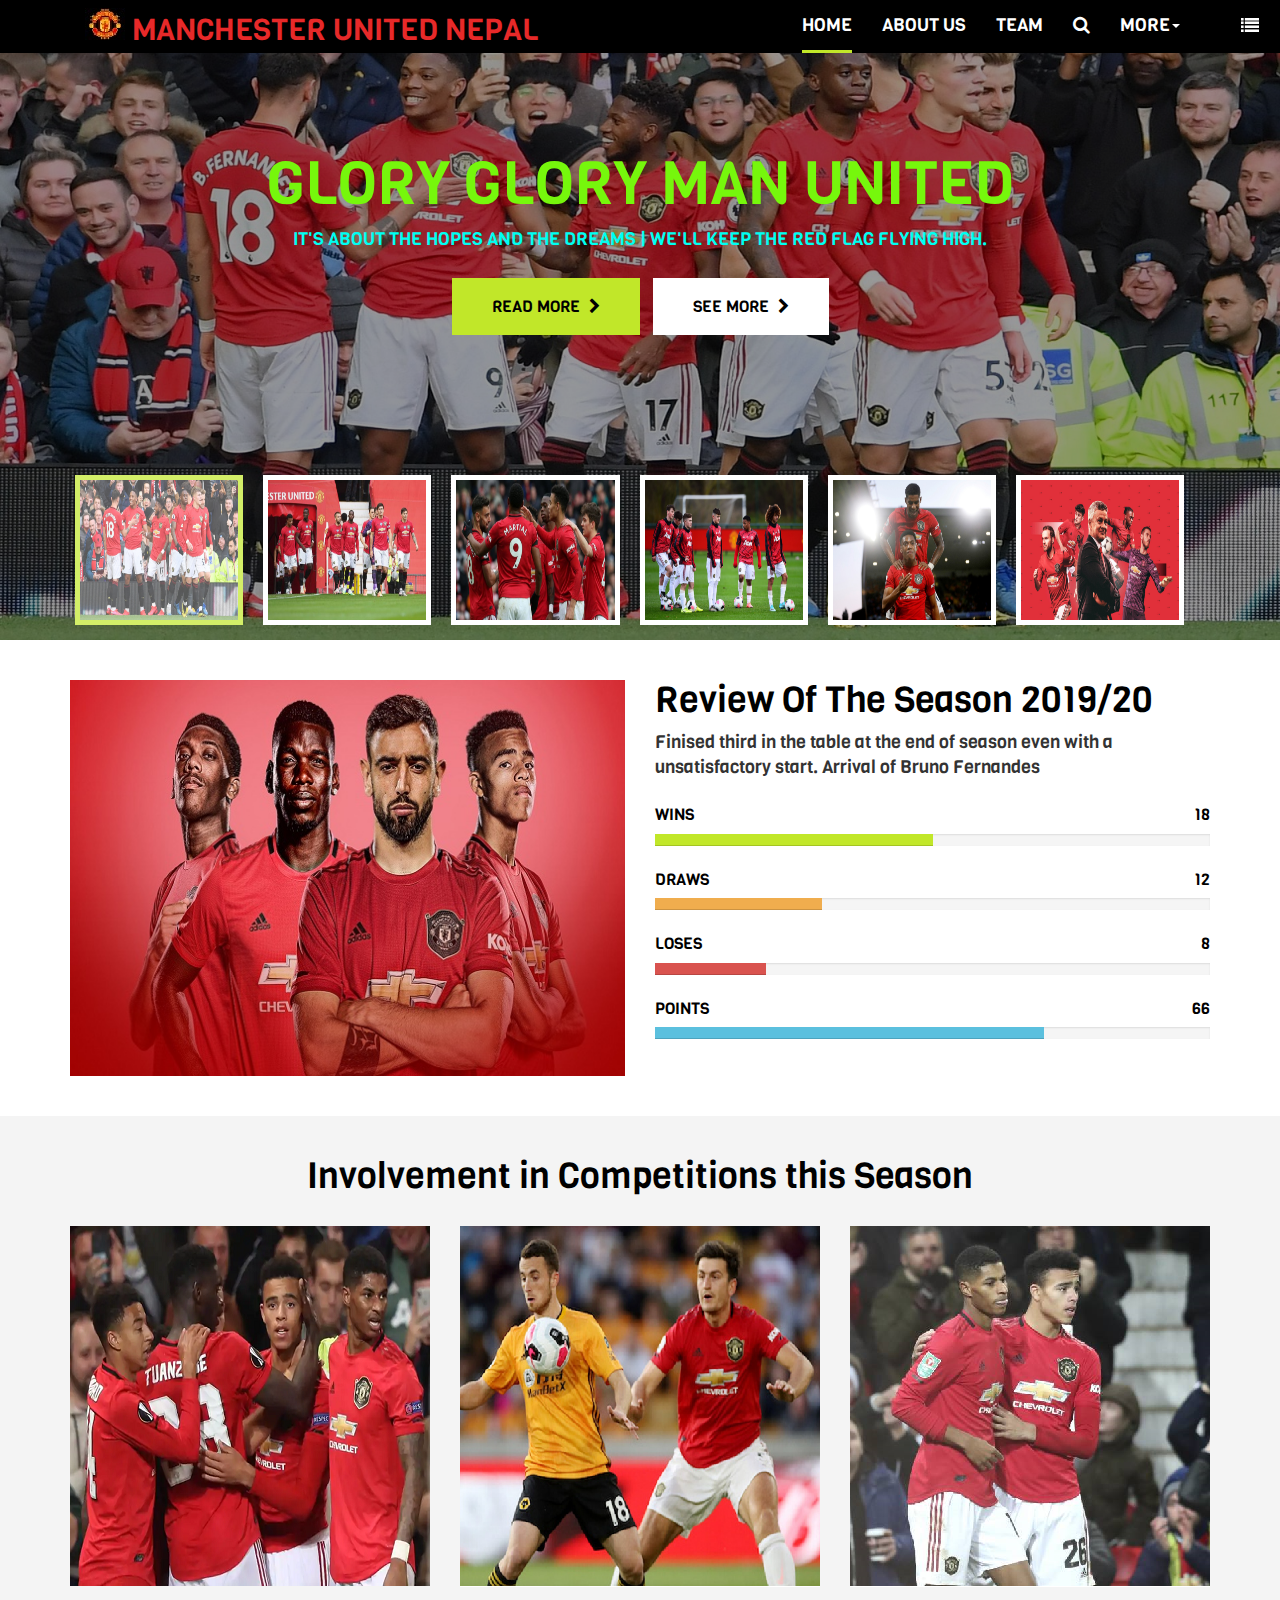
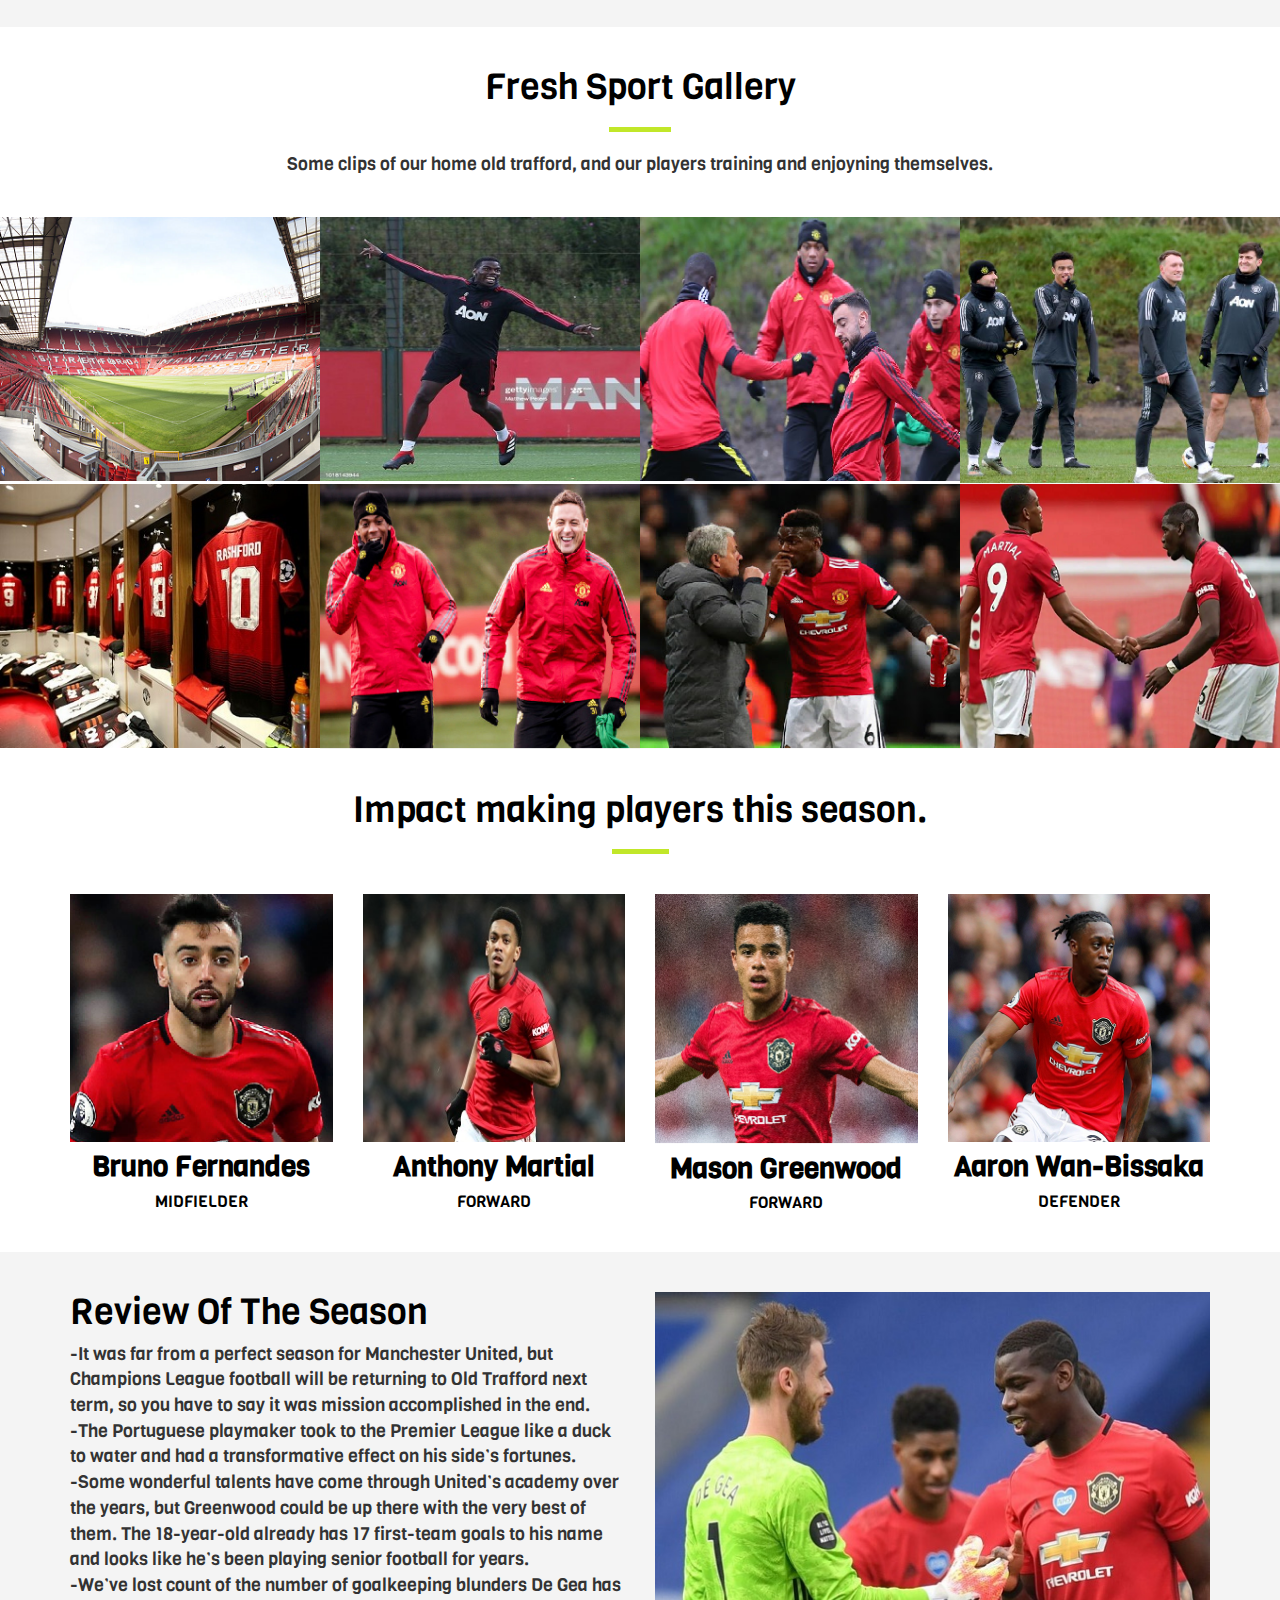
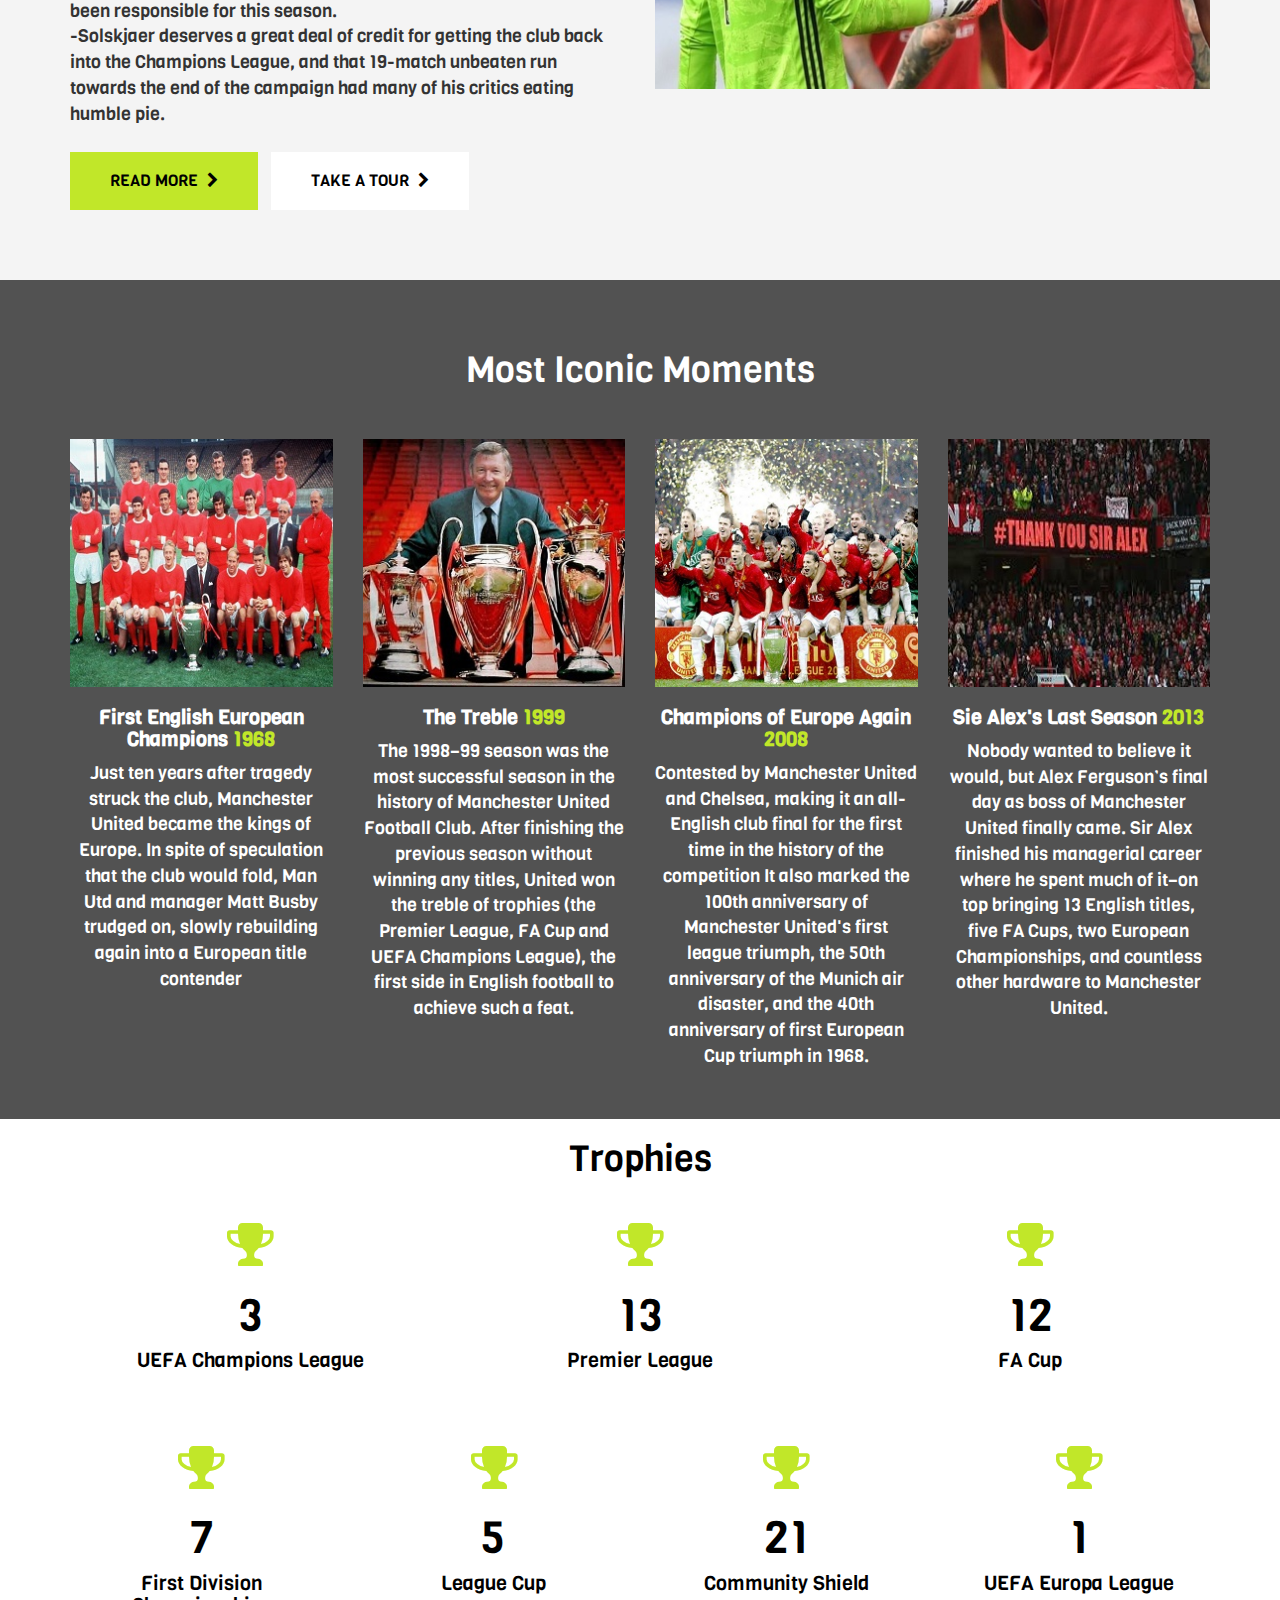
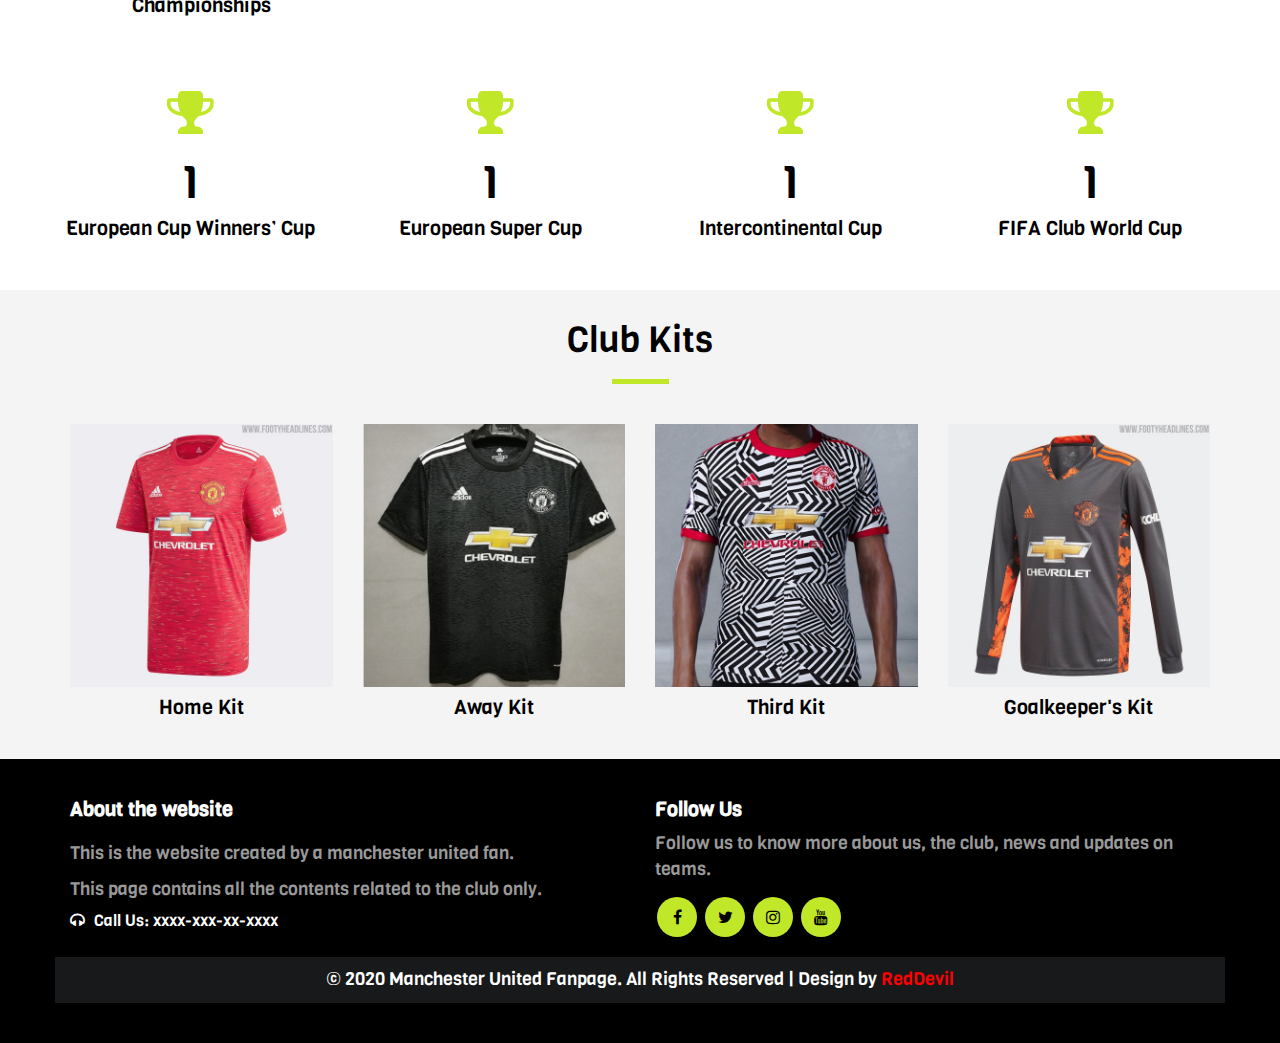
<file: index.html>
<!DOCTYPE html>
<html lang="en">

<head>
	<meta name="robots" content="noindex,nofollow" />
	<meta charset="utf-8">
	<meta http-equiv="X-UA-Compatible" content="IE=edge">
	<meta name="viewport" content="width=device-width, initial-scale=1">
	<title>MUFC | Home</title>
	<link href="css/bootstrap.min.css" rel="stylesheet">
	<link href="css/global.css" rel="stylesheet">
	<link href="css/index.css" rel="stylesheet">
	<link rel="stylesheet" type="text/css" href="css/font-awesome.min.css" />
	<link href="https://fonts.googleapis.com/css?family=Viga&display=swap" rel="stylesheet">
	<script src="js/jquery-2.1.1.min.js"></script>
	<script src="js/bootstrap.min.js"></script>
</head>

<body>
	<section id="header">
		<nav class="navbar navbar-default navbar-fixed-top">
			<div class="container">
				<div class="col-sm-12">
					<div class="navbar-header page-scroll">
						<button type="button" class="navbar-toggle" data-toggle="collapse"
							data-target="#bs-example-navbar-collapse-1">
							<span class="sr-only">Toggle navigation</span>
							<span class="icon-bar"></span>
							<span class="icon-bar"></span>
							<span class="icon-bar"></span>
						</button>
						<a class="navbar-brand" href="index.html"><span class='icon1'></span>
							<span>MANCHESTER UNITED NEPAL</span></a>
					</div>

					<div class="collapse navbar-collapse" id="bs-example-navbar-collapse-1">
						<ul class="nav navbar-nav navbar-right">
							<li>
								<a class="tag_menu  active_tab" href="index.html">HOME</a>
							</li>

							<li>
								<a class="tag_menu" href="about.html">ABOUT US</a>
							</li>



							<li>
								<a class="tag_menu" href="team.html">TEAM</a>
							</li>


							<li class="dropdown"><a class="tag_menu" href="#" data-toggle="dropdown"><span
										class="fa fa-search"></span></a>
								<ul class="dropdown-menu drop_2" style="min-width: 300px;">
									<li>
										<div class="row_1">
											<div class="col-sm-12">
												<form class="navbar-form navbar-left" role="search">
													<div class="input-group">
														<input type="text" class="form-control" placeholder="Search">
														<span class="input-group-btn">
															<button class="btn btn-primary" type="button">
																Search</button>
														</span>
													</div>
												</form>
											</div>
										</div>
									</li>
								</ul>
							</li>

							<li class="dropdown">
								<a class="tag_menu" href="#" data-toggle="dropdown" role="button"
									aria-expanded="false">MORE<span class="caret"></span></a>
								<ul class="dropdown-menu drop_1" role="menu">
									<li><a href="index.html">Home</a></li>
									<li><a href="about.html">About Us</a></li>
									<li><a href="team.html">Team</a></li>
								</ul>
							</li>



						</ul>

						<!--Sidebox Section -->
						<section id="side_box">

							<a id="menu-toggle" href="#" class="btn btn-primary btn-lg toggle"><i
									class="fa fa-list"></i></a>
							<div id="sidebar-wrapper" class="">
								<ul class="sidebar-nav">
									<a id="menu-close" href="#" class="btn btn-default btn-lg pull-right toggle"><i
											class="glyphicon glyphicon-remove"></i></a>
									<li class="sidebar-brand">
										<a style="color: red;" href="index.html">RED DEVILS</a> </li>
								</ul>
								<div class="wrap_inner clearfix text-center">
									<img src="img/rd_logo.jpg" a7t="abc" cla7s="iw">
									<p class="para_1"> No one is perfect. However being a UNITED fan is close enough.
									</p>
									<div class="wrap_inner_2 clearfix">
										<h3>Follow Us:</h3>

									</div>
									<div class="top_right clearfix">
										<p>
											<a href="http://www.facebook.com/manchesterunited"><i
													class="fa fa-facebook"></i></a>
											<a href="http://www.twitter.com/ManUtd"><i class="fa fa-twitter"></i></a>
											<a href="https://www.instagram.com/manchesterunited/"><i
													class="fa fa-instagram"></i></a>
											<a href="https://www.youtube.com/channel/UC6yW44UGJJBvYTlfC7CRg2Q"><i
													class="fa fa-youtube"></i></a>
											<a href="http://www.manutd.com"><i class='icon2'></i></a>
										</p>
									</div>

								</div>


							</div>

						</section>

					</div>
				</div>
			</div>

		</nav>
	</section>

	<section id="center" class="clearfix center_home">
		<div class="center_home_m clearfix">
			<div class="carousel slide article-slide" id="article-photo-carousel">

				<!-- Wrapper for slides -->
				<div class="carousel-inner cont-slider">

					<div class="item active">
						<img alt="abc" class="iw" src="img/m6.jpg">
					</div>
					<div class="item">
						<img alt="abc" class="iw" src="img/m1.jpg">
					</div>
					<div class="item">
						<img alt="abc" class="iw" src="img/m2.jpg">
					</div>
					<div class="item">
						<img alt="abc" class="iw" src="img/m3.jpg">
					</div>
					<div class="item">
						<img alt="abc" class="iw" src="img/m4.jpg">
					</div>
					<div class="item ">
						<img alt="abc" class="iw" src="img/m5.jpg">
					</div>
				</div>
				<!-- Indicators -->
				<ol class="carousel-indicators">
					<li class="active" data-slide-to="0" data-target="#article-photo-carousel">
						<img alt="" src="img/m6.jpg">
					</li>
					<li class="" data-slide-to="1" data-target="#article-photo-carousel">
						<img alt="" src="img/m1.jpg">
					</li>
					<li class="" data-slide-to="2" data-target="#article-photo-carousel">
						<img alt="" src="img/m2.jpg">
					</li>
					<li class="" data-slide-to="3" data-target="#article-photo-carousel">
						<img alt="" src="img/m3.jpg">
					</li>
					<li class="" data-slide-to="4" data-target="#article-photo-carousel">
						<img alt="" src="img/m4.jpg">
					</li>
					<li class="" data-slide-to="5" data-target="#article-photo-carousel">
						<img alt="" src="img/m5.jpg">
					</li>


				</ol>
			</div>
			<div class="center_home_mi clearfix">
				<h1 style="color:rgb(118, 247, 12)">GLORY GLORY MAN UNITED </h1>
				<p style="color: rgb(0, 255, 242);">IT'S ABOUT THE HOPES AND THE DREAMS | WE'LL KEEP THE RED FLAG FLYING
					HIGH.</p>
				<h5><a class="button" href="#">READ MORE <i class="fa fa-chevron-right"></i></a></h5>
				<h5><a class="button_1" href="#">SEE MORE <i class="fa fa-chevron-right"></i></a></h5>
			</div>
		</div>

	</section>

	<section id="review_home">
		<div class="container">
			<div class="row">
				<div class="review_home_1 clearfix">
					<div class="col-sm-6">
						<div class="review_home_1r clearfix">
							<img src="img/review.jpg" class="iw" alt="abc">
						</div>
					</div>
					<div class="col-sm-6">
						<div class="review_home_1l clearfix">
							<h2 class="mgt">Review Of The Season 2019/20</h2>
							<p>Finised third in the table at the end of season even with a unsatisfactory start. Arrival
								of Bruno Fernandes</p>
							<div class="review_home_1li clearfix">
								<h5>WINS <span class="pull-right">18</span></h5>
								<div class="progress">
									<div class="progress-bar progress-bar-success" role="progressbar" aria-valuenow="40"
										aria-valuemin="0" aria-valuemax="100" style="width: 50%">
									</div>
								</div>
							</div>
							<div class="review_home_1li clearfix">
								<h5>DRAWS <span class="pull-right">12</span></h5>
								<div class="progress">
									<div class="progress-bar progress-bar-warning" role="progressbar" aria-valuenow="40"
										aria-valuemin="0" aria-valuemax="100" style="width: 30%">
									</div>
								</div>
							</div>
							<div class="review_home_1li clearfix">
								<h5>LOSES<span class="pull-right">8</span></h5>
								<div class="progress">
									<div class="progress-bar progress-bar-danger" role="progressbar" aria-valuenow="40"
										aria-valuemin="0" aria-valuemax="100" style="width: 20%">
									</div>
								</div>
							</div>
							<div class="review_home_1li clearfix">
								<h5>POINTS <span class="pull-right">66</span></h5>
								<div class="progress">
									<div class="progress-bar progress-bar-info" role="progressbar" aria-valuenow="40"
										aria-valuemin="0" aria-valuemax="100" style="width: 70%">
									</div>
								</div>
							</div>
						</div>
					</div>
				</div>
			</div>
		</div>
	</section>

	<section id="achieve">
		<div class="container">
			<div class="row">
				<div class="achieve_1 clearfix">
					<h2 class="mgt" style="text-align: center; padding-bottom: 30px;">Involvement in Competitions this Season</h2>
					<div class="col-sm-4">
						<div class="achieve_1m clearfix">
							<div class="achieve_1mi clearfix">
								<img src="img/europa.png" class="iw" alt="abc">
							</div>
							<div class="achieve_1mi1 text-center clearfix">
								<span class="col"><i class="fa fa-trophy"></i></span>
								<h3 class="bold col" style="color: rgb(118, 247, 12);">Europa League</h3>
								<p class="col">Lost on a semi-final against spanish side Sevilla F.C.</p>
								<h5><a class="button" href="#">SEE MORE <i class="fa fa-chevron-right"></i></a></h5>
							</div>
						</div>
					</div>
					<div class="col-sm-4">
						<div class="achieve_1m clearfix">
							<div class="achieve_1mi clearfix">
								<img src="img/fa.png" class="iw" alt="abc">
							</div>
							<div class="achieve_1mi1 text-center clearfix">
								<span class="col"><i class="fa fa-trophy"></i></span>
								<h3 class="bold col" style="color: rgb(118, 247, 12);">FA Cup</h3>
								<p class="col">Reached upto semi-final and then lost against chelsea.</p>
								<h5><a class="button" href="#">SEE MORE <i class="fa fa-chevron-right"></i></a></h5>
							</div>
						</div>
					</div>
					<div class="col-sm-4">
						<div class="achieve_1m clearfix">
							<div class="achieve_1mi clearfix">
								<img src="img/efl.png" class="iw" alt="abc">
							</div>
							<div class="achieve_1mi1 text-center clearfix">
								<span class="col"><i class="fa fa-trophy"></i></span>
								<h3 class="bold col" style="color: rgb(118, 247, 12);">EFL Cup</h3>
								<p class="col">Defeated against derby side Manchester City on a semi-final.</p>
								<h5><a class="button" href="#">SEE MORE <i class="fa fa-chevron-right"></i></a></h5>
							</div>
						</div>
					</div>
				</div>
			</div>
		</div>
	</section>

	<section id="gallery_home">
		<div class="container">
			<div class="row">
				<div class="gallery_h text-center clearfix">
					<div class="col-sm-12">
						<h2 class="mgt">Fresh Sport Gallery</h2>
						<hr>
						<p>Some clips of our home old trafford, and our players training and enjoyning themselves.</p>
					</div>
				</div>

				<div class="achieve_1 clearfix">
					<div class="col-sm-3 space_all">
						<a href="#">
							<div class="achieve_1m clearfix">
								<div class="achieve_1mi clearfix">
									<img src="img/pic1.png" class="iw" alt="abc">
								</div>
								<div class="achieve_1mi1 text-center clearfix">
									<h3 class="bold col">The Old Trafford</h3>
									<h4 class="col_1">STADIUM</h4>
								</div>
							</div>
						</a>
					</div>
					<div class="col-sm-3 space_all">
						<a href="#">
							<div class="achieve_1m clearfix">
								<div class="achieve_1mi clearfix">
									<img src="img/pic2.jpg" class="iw" alt="abc">
								</div>
								<div class="achieve_1mi1 text-center clearfix">
									<h3 class="bold col">Being Free</h3>
									<h4 class="col_1">PREPARATION</h4>
								</div>
							</div>
						</a>
					</div>
					<div class="col-sm-3 space_all">
						<a href="#">
							<div class="achieve_1m clearfix">
								<div class="achieve_1mi clearfix">
									<img src="img/pic3.png" class="iw" alt="abc">
								</div>
								<div class="achieve_1mi1 text-center clearfix">
									<h3 class="bold col">Ideal Transfers</h3>
									<h4 class="col_1">TEAM WORK</h4>
								</div>
							</div>
						</a>
					</div>
					<div class="col-sm-3 space_all">
						<a href="#">
							<div class="achieve_1m clearfix">
								<div class="achieve_1mi clearfix">
									<img src="img/pic4.png" class="iw" alt="abc">
								</div>
								<div class="achieve_1mi1 text-center clearfix">
									<h3 class="bold col">Laughing</h3>
									<h4 class="col_1">ENJOYABLE</h4>
								</div>
							</div>
						</a>
					</div>
				</div>
				<div class="achieve_1 clearfix">
					<div class="col-sm-3 space_all">
						<a href="#">
							<div class="achieve_1m clearfix">
								<div class="achieve_1mi clearfix">
									<img src="img/pic5.jpg" class="iw" alt="abc">
								</div>
								<div class="achieve_1mi1 text-center clearfix">
									<h3 class="bold col">Dressing Room</h3>
									<h4 class="col_1">KITS</h4>
								</div>
							</div>
						</a>
					</div>
					<div class="col-sm-3 space_all">
						<a href="#">
							<div class="achieve_1m clearfix">
								<div class="achieve_1mi clearfix">
									<img src="img/pic6.png" class="iw" alt="abc">
								</div>
								<div class="achieve_1mi1 text-center clearfix">
									<h3 class="bold col">What's so funny !!</h3>
									<h4 class="col_1">RELATIONS</h4>
								</div>
							</div>
						</a>
					</div>
					<div class="col-sm-3 space_all">
						<a href="#">
							<div class="achieve_1m clearfix">
								<div class="achieve_1mi clearfix">
									<img src="img/pic7.png" class="iw" alt="abc">
								</div>
								<div class="achieve_1mi1 text-center clearfix">
									<h3 class="bold col">Match Day</h3>
									<h4 class="col_1">TACTICS</h4>
								</div>
							</div>
						</a>
					</div>
					<div class="col-sm-3 space_all">
						<a href="#">
							<div class="achieve_1m clearfix">
								<div class="achieve_1mi clearfix">
									<img src="img/pic8.png" class="iw" alt="abc">
								</div>
								<div class="achieve_1mi1 text-center clearfix">
									<h3 class="bold col">Win Win</h3>
									<h4 class="col_1">SUCCESS</h4>
								</div>
							</div>
						</a>
					</div>
				</div>

			</div>
		</div>
	</section>

	<section id="players">
		<div class="container">
			<div class="row">
				<div class="gallery_h text-center clearfix">
					<div class="col-sm-12">
						<h2 class="mgt">Impact making players this season.</h2>
						<hr>
					</div>
				</div>
				<div class="players_1 clearfix">
					<div class="col-sm-3">
						<div class="players_1i text-center clearfix">
							<img src="img/bruno.png" class="iw" alt="abc">
							<h3 class="bold">Bruno Fernandes</h3>
							<h5>MIDFIELDER</h5>
						</div>
					</div>
					<div class="col-sm-3">
						<div class="players_1i text-center clearfix">
							<img src="img/martial.jpg" class="iw" alt="abc">
							<h3 class="bold">Anthony Martial</h3>
							<h5>FORWARD</h5>
						</div>
					</div>
					<div class="col-sm-3">
						<div class="players_1i text-center clearfix">
							<img src="img/greenwood.png" class="iw" alt="abc">
							<h3 class="bold">Mason Greenwood</h3>
							<h5>FORWARD</h5>
						</div>
					</div>
					<div class="col-sm-3">
						<div class="players_1i text-center clearfix">
							<img src="img/bissaka.png" class="iw" alt="abc">
							<h3 class="bold">Aaron Wan-Bissaka </h3>
							<h5>DEFENDER</h5>
						</div>
					</div>

				</div>
			</div>
		</div>
	</section>

	<section id="review_home_l">
		<div class="container">
			<div class="row">
				<div class="review_home_1 clearfix">
					<div class="col-sm-6">
						<div class="review_home_1l clearfix">
							<h2 class="mgt">Review Of The Season</h2>
							<p>-It was far from a perfect season for Manchester United, but Champions League football
								will be returning to Old Trafford next term, so you have to say it was mission
								accomplished in the end.<br />
								-The Portuguese playmaker took to the Premier League like a duck
								to water and had a transformative effect on his side’s fortunes.<br />

								-Some wonderful talents have come through United’s academy over the years, but Greenwood
								could be up there with the very best of them.
								The 18-year-old already has 17 first-team goals to his name and looks like he’s been
								playing senior football for years.
								<br />
								-We’ve lost count of the number of goalkeeping blunders De Gea has been responsible for
								this season.
								<br />
								-Solskjaer deserves a great deal of credit for getting the club back into the Champions
								League, and that 19-match unbeaten run towards the end of the campaign had many of his
								critics eating humble pie.
							</p>
							<h5><a class="button" href="#">READ MORE <i class="fa fa-chevron-right"></i></a></h5>
							<h5><a class="button_1" href="#">TAKE A TOUR <i class="fa fa-chevron-right"></i></a></h5>
						</div>
					</div>
					<div class="col-sm-6">
						<div class="review_home_1r clearfix">
							<img src="img/revieww.jpg" class="iw" alt="abc">
						</div>
					</div>
				</div>
			</div>
		</div>
	</section>

	<!-- <section id="strategy">
		<div class="container">
			<div class="row">
				<div class="strategy_1 clearfix">
					<div class="col-sm-12">
						<div class="panel panel-success">
							<div class="panel-heading clickable panel-collapsed">
								<h3 class="panel-title">
									<i class="fa fa-gamepad"></i> STRATEGY</h3>
								<span class="pull-right "><i class="glyphicon glyphicon-minus"></i></span>
							</div>
							<div class="panel-body clearfix">
								<p> Lorem ipsum dolor sit amet, consectetur adipiscing elit. Integer nec odio.Praesent
									libero. Sed cursus ante dapibus diam. Sed nisi. Nulla quis sem at nibh elementum
									imperdiet. Duis sagittis ipsum.Praesent mauris. Fusce nec tellus sed augue semper
									porta. Mauris massa. Vestibulum lacinia arcu eget nulla.Class aptent taciti sociosqu
									ad litora torquent per conubia nostra, per inceptos himenaeos. Curabitursodales
									ligula in libero.Sed dignissim lacinia nunc.</p>
							</div>
						</div>
						<div class="panel panel-success">
							<div class="panel-heading clickable">
								<h3 class="panel-title">
									<i class="fa fa-fire"></i> PRODUCTION</h3>
								<span class="pull-right "><i class="glyphicon glyphicon-minus"></i></span>
							</div>
							<div class="panel-body clearfix">
								<p> Lorem ipsum dolor sit amet, consectetur adipiscing elit. Integer nec odio.Praesent
									libero. Sed cursus ante dapibus diam. Sed nisi. Nulla quis sem at nibh elementum
									imperdiet. Duis sagittis ipsum.Praesent mauris. Fusce nec tellus sed augue semper
									porta. Mauris massa. Vestibulum lacinia arcu eget nulla.Class aptent taciti sociosqu
									ad litora torquent per conubia nostra, per inceptos himenaeos. Curabitursodales
									ligula in libero.Sed dignissim lacinia nunc.</p>
							</div>
						</div>
						<div class="panel panel-success">
							<div class="panel-heading clickable">
								<h3 class="panel-title">
									<i class="fa fa-shield"></i> WEALTH</h3>
								<span class="pull-right "><i class="glyphicon glyphicon-minus"></i></span>
							</div>
							<div class="panel-body clearfix">
								<p> Lorem ipsum dolor sit amet, consectetur adipiscing elit. Integer nec odio.Praesent
									libero. Sed cursus ante dapibus diam. Sed nisi. Nulla quis sem at nibh elementum
									imperdiet. Duis sagittis ipsum.Praesent mauris. Fusce nec tellus sed augue semper
									porta. Mauris massa. Vestibulum lacinia arcu eget nulla.Class aptent taciti sociosqu
									ad litora torquent per conubia nostra, per inceptos himenaeos. Curabitursodales
									ligula in libero.Sed dignissim lacinia nunc.</p>
							</div>
						</div>
						<div class="panel panel-success">
							<div class="panel-heading clickable">
								<h3 class="panel-title">
									<i class="fa fa-graduation-cap"></i> HARD WORK</h3>
								<span class="pull-right "><i class="glyphicon glyphicon-minus"></i></span>
							</div>
							<div class="panel-body clearfix">
								<p> Lorem ipsum dolor sit amet, consectetur adipiscing elit. Integer nec odio.Praesent
									libero. Sed cursus ante dapibus diam. Sed nisi. Nulla quis sem at nibh elementum
									imperdiet. Duis sagittis ipsum.Praesent mauris. Fusce nec tellus sed augue semper
									porta. Mauris massa. Vestibulum lacinia arcu eget nulla.Class aptent taciti sociosqu
									ad litora torquent per conubia nostra, per inceptos himenaeos. Curabitursodales
									ligula in libero.Sed dignissim lacinia nunc.</p>
							</div>
						</div>
					</div>
				</div>
			</div>
		</div>
	</section> 
	-->

	<section id="league">
		<div class="league_m clearfix">
			<h2 style="color: white;
			text-align: center;
			margin-bottom: 50px;">Most Iconic Moments</h2>
			<div class="container">
				<div class="row">
					<div class="league_1 clearfix">
						<div class="col-sm-3">
							<div class="league_1i clearfix">
								<img src="img/1968.jpg" alt="abc" class="iw">
								<h4 class="bold">First English European Champions <span>1968</span></h4>
								<p>Just ten years after tragedy struck the club, Manchester United became the kings of
									Europe. In spite of speculation that the club would fold, Man Utd and manager Matt
									Busby trudged on, slowly rebuilding again into a European title contender
								</p>
							</div>
						</div>
						<div class="col-sm-3">
							<div class="league_1i clearfix">
								<img src="img/treble.jpg" alt="abc" class="iw">
								<h4 class="bold">The Treble <span>1999</span></h4>
								<p>The 1998–99 season was the most successful season in the history of Manchester United
									Football Club. After finishing the previous season without winning any titles,
									United won the treble of trophies (the Premier League, FA Cup and UEFA Champions
									League), the first side in English football to achieve such a feat.</p>
							</div>
						</div>
						<div class="col-sm-3">
							<div class="league_1i clearfix">
								<img src="img/2008.jpg" alt="abc" class="iw">
								<h4 class="bold">Champions of Europe Again <span>2008</span></h4>
								<p>Contested by Manchester United and Chelsea, making it an all-English club final for
									the first time in the history of the competition It also marked the 100th
									anniversary of Manchester United's first league triumph, the 50th anniversary of the
									Munich air disaster, and the 40th anniversary of first European Cup triumph
									in 1968.
								</p>
							</div>
						</div>
						<div class="col-sm-3">
							<div class="league_1i clearfix">
								<img src="img/2013.jpg" alt="abc" class="iw">
								<h4 class="bold">Sie Alex's Last Season <span>2013</span></h4>
								<p>Nobody wanted to believe it would, but Alex Ferguson’s final day as boss of
									Manchester United finally came. Sir Alex finished his managerial career where he
									spent much of it–on top bringing 13 English titles, five FA Cups, two European
									Championships,
									and countless other hardware to Manchester United.</p>
							</div>
						</div>
					</div>
				</div>
			</div>
		</div>
	</section>

	<section id="counting">
		<div class="container">
			<h2 style=" text-align: center;
			margin-top: -30px;
			margin-bottom: 30px;">Trophies</h2>
			<div class="row">
				<div class="counting_1 clearfix">
					<div class="col-md-4">
						<div class="counting_1 text-center clearfix">
							<span><i class="fa fa-trophy"></i></span>
							<h1>3</h1>
							<h4>UEFA Champions League</h4>
						</div>
					</div>
					<div class="col-md-4">
						<div class="counting_1 text-center clearfix">
							<span><i class="fa fa-trophy"></i></span>
							<h1>13</h1>
							<h4>Premier League</h4>
						</div>
					</div>
					<div class="col-md-4">
						<div class="counting_1 text-center clearfix">
							<span><i class="fa fa-trophy"></i></span>
							<h1>12</h1>
							<h4>FA Cup</h4>
						</div>
					</div>

				</div>
			</div> <br /><br /><br />
			<div class="row">
				<div class="counting_1 clearfix">
					<div class="col-sm-3">
						<div class="counting_1 text-center clearfix">
							<span><i class="fa fa-trophy"></i></span>
							<h1>7</h1>
							<h4>First Division Championships</h4>
						</div>
					</div>
					<div class="col-sm-3">
						<div class="counting_1 text-center clearfix">
							<span><i class="fa fa-trophy"></i></span>
							<h1>5</h1>
							<h4>League Cup</h4>
						</div>
					</div>
					<div class="col-sm-3">
						<div class="counting_1 text-center clearfix">
							<span><i class="fa fa-trophy"></i></span>
							<h1>21</h1>
							<h4>Community Shield</h4>
						</div>
					</div>
					<div class="col-sm-3">
						<div class="counting_1 text-center clearfix">
							<span><i class="fa fa-trophy"></i></span>
							<h1>1</h1>
							<h4>UEFA Europa League</h4>
						</div>
					</div>
				</div> <br /><br /><br />
				<div class="row">
					<div class="counting_1 clearfix">
						<div class="col-sm-3">
							<div class="counting_1 text-center clearfix">
								<span><i class="fa fa-trophy"></i></span>
								<h1>1</h1>
								<h4>European Cup Winners’ Cup</h4>
							</div>
						</div>
						<div class="col-sm-3">
							<div class="counting_1 text-center clearfix">
								<span><i class="fa fa-trophy"></i></span>
								<h1>1</h1>
								<h4>European Super Cup</h4>
							</div>
						</div>
						<div class="col-sm-3">
							<div class="counting_1 text-center clearfix">
								<span><i class="fa fa-trophy"></i></span>
								<h1>1</h1>
								<h4>Intercontinental Cup</h4>
							</div>
						</div>
						<div class="col-sm-3">
							<div class="counting_1 text-center clearfix">
								<span><i class="fa fa-trophy"></i></span>
								<h1>1</h1>
								<h4>FIFA Club World Cup</h4>
							</div>
						</div>
					</div>
				</div>
			</div>
	</section>

	<section id="club">
		<div class="container">
			<div class="row">
				<div class="gallery_h text-center clearfix">
					<div class="col-sm-12">
						<h2 class="mgt">Club Kits</h2>
						<hr>
					</div>
				</div>
				<div class="achieve_1 clearfix">
					<div class="col-sm-3">
						<div class="achieve_1m clearfix">
							<div class="achieve_1mi clearfix">
								<img src="img/home_kit.jpg" class="iw" alt="abc">
							</div>
						</div>
						<div class="club_i text-center clearfix">
							<h4>Home Kit</h4>
						</div>
					</div>
					<div class="col-sm-3">
						<div class="achieve_1m clearfix">
							<div class="achieve_1mi clearfix">
								<img src="img/away_kit.png" class="iw" alt="abc">
							</div>
						</div>
						<div class="club_i text-center clearfix">
							<h4>Away Kit</h4>
						</div>
					</div>
					<div class="col-sm-3">
						<div class="achieve_1m clearfix">
							<div class="achieve_1mi clearfix">
								<img src="img/third_kit.jpg" class="iw" alt="abc">
							</div>
						</div>
						<div class="club_i text-center clearfix">
							<h4>Third Kit</h4>
						</div>
					</div>
					<div class="col-sm-3">
						<div class="achieve_1m clearfix">
							<div class="achieve_1mi clearfix">
								<img src="img/keeper_kit.jpg" class="iw" alt="abc">
							</div>
						</div>
						<div class="club_i text-center clearfix">
							<h4>Goalkeeper's Kit</h4>
						</div>
					</div>
				</div>
			</div>
		</div>
	</section>



	<section id="footer">
		<div class="container">
			<div class="row">
				<div class="footer_1 clearfix">
					<div class="col-lg-6">
						<div class="footer_1_i clearfix">
							<h4 class="col bold mgt">About the website</h4>
							<p>This is the website created by a manchester united fan. </p>
							<p>This page contains all the contents related to the club only.</p>
							<h5 class="col"><i class="fa fa-headphones"></i> Call Us: xxxx-xxx-xx-xxxx</h5>
						</div>
					</div>

					<div class="col-lg-6">
						<div class="footer_1_i2 clearfix">
							<h4 class="col bold mgt">Follow Us</h4>
							<p>Follow us to know more about us, the club, news and updates on teams.</p>
							<ul class="social-network social-circle">
								<li><a href="http://www.facebook.com/manchesterunited" class="icoFacebook"
										title="Facebook"><i class="fa fa-facebook"></i></a>
								</li>
								<li><a href="http://www.twitter.com/ManUtd" class="icoTwitter" title="Twitter"><i
											class="fa fa-twitter"></i></a>
								</li>
								<li><a href="https://www.instagram.com/manchesterunited/" class="icoInstagram"
										title="Instagram"><i class="fa fa-instagram"></i></a>
								</li>
								<li><a href="https://www.youtube.com/channel/UC6yW44UGJJBvYTlfC7CRg2Q"
										class="icoYoutube" title="Youtube"><i class="fa fa-youtube"></i></a>
								</li>
							</ul>
						</div>
					</div>
				</div>
				<div class="footer_2 text-center clearfix">
					<div class="col-sm-12">
						<p class="mgt col"> © 2020 Manchester United Fanpage. All Rights Reserved | Design by <a
								style="color: red;" class="col_1" href="http://www.facebook.com/prazzol62">RedDevil</a>
						</p>
					</div>
				</div>
			</div>
		</div>
	</section>

	<script>
		$(document).on('click', '.panel-heading span.clickable', function (e) {
			var $this = $(this);
			if (!$this.hasClass('panel-collapsed')) {
				$this.parents('.panel').find('.panel-body').slideUp();
				$this.addClass('panel-collapsed');
				$this.find('i').removeClass('glyphicon-minus').addClass('glyphicon-plus');
			} else {
				$this.parents('.panel').find('.panel-body').slideDown();
				$this.removeClass('panel-collapsed');
				$this.find('i').removeClass('glyphicon-plus').addClass('glyphicon-minus');
			}
		});
		$(document).on('click', '.panel div.clickable', function (e) {
			var $this = $(this);
			if (!$this.hasClass('panel-collapsed')) {
				$this.parents('.panel').find('.panel-body').slideUp();
				$this.addClass('panel-collapsed');
				$this.find('i').removeClass('glyphicon-minus').addClass('glyphicon-plus');
			} else {
				$this.parents('.panel').find('.panel-body').slideDown();
				$this.removeClass('panel-collapsed');
				$this.find('i').removeClass('glyphicon-plus').addClass('glyphicon-minus');
			}
		});
		$(document).ready(function () {
			$('.panel-heading span.clickable').click();
			$('.panel div.clickable').click();
		});

	</script>

	<script>
		$("#menu-close").click(function (e) {
			e.preventDefault();
			$("#sidebar-wrapper").toggleClass("active");
		});
		$("#menu-toggle").click(function (e) {
			e.preventDefault();
			$("#sidebar-wrapper").toggleClass("active");
		});
	</script>
</body>

</html>
</file>
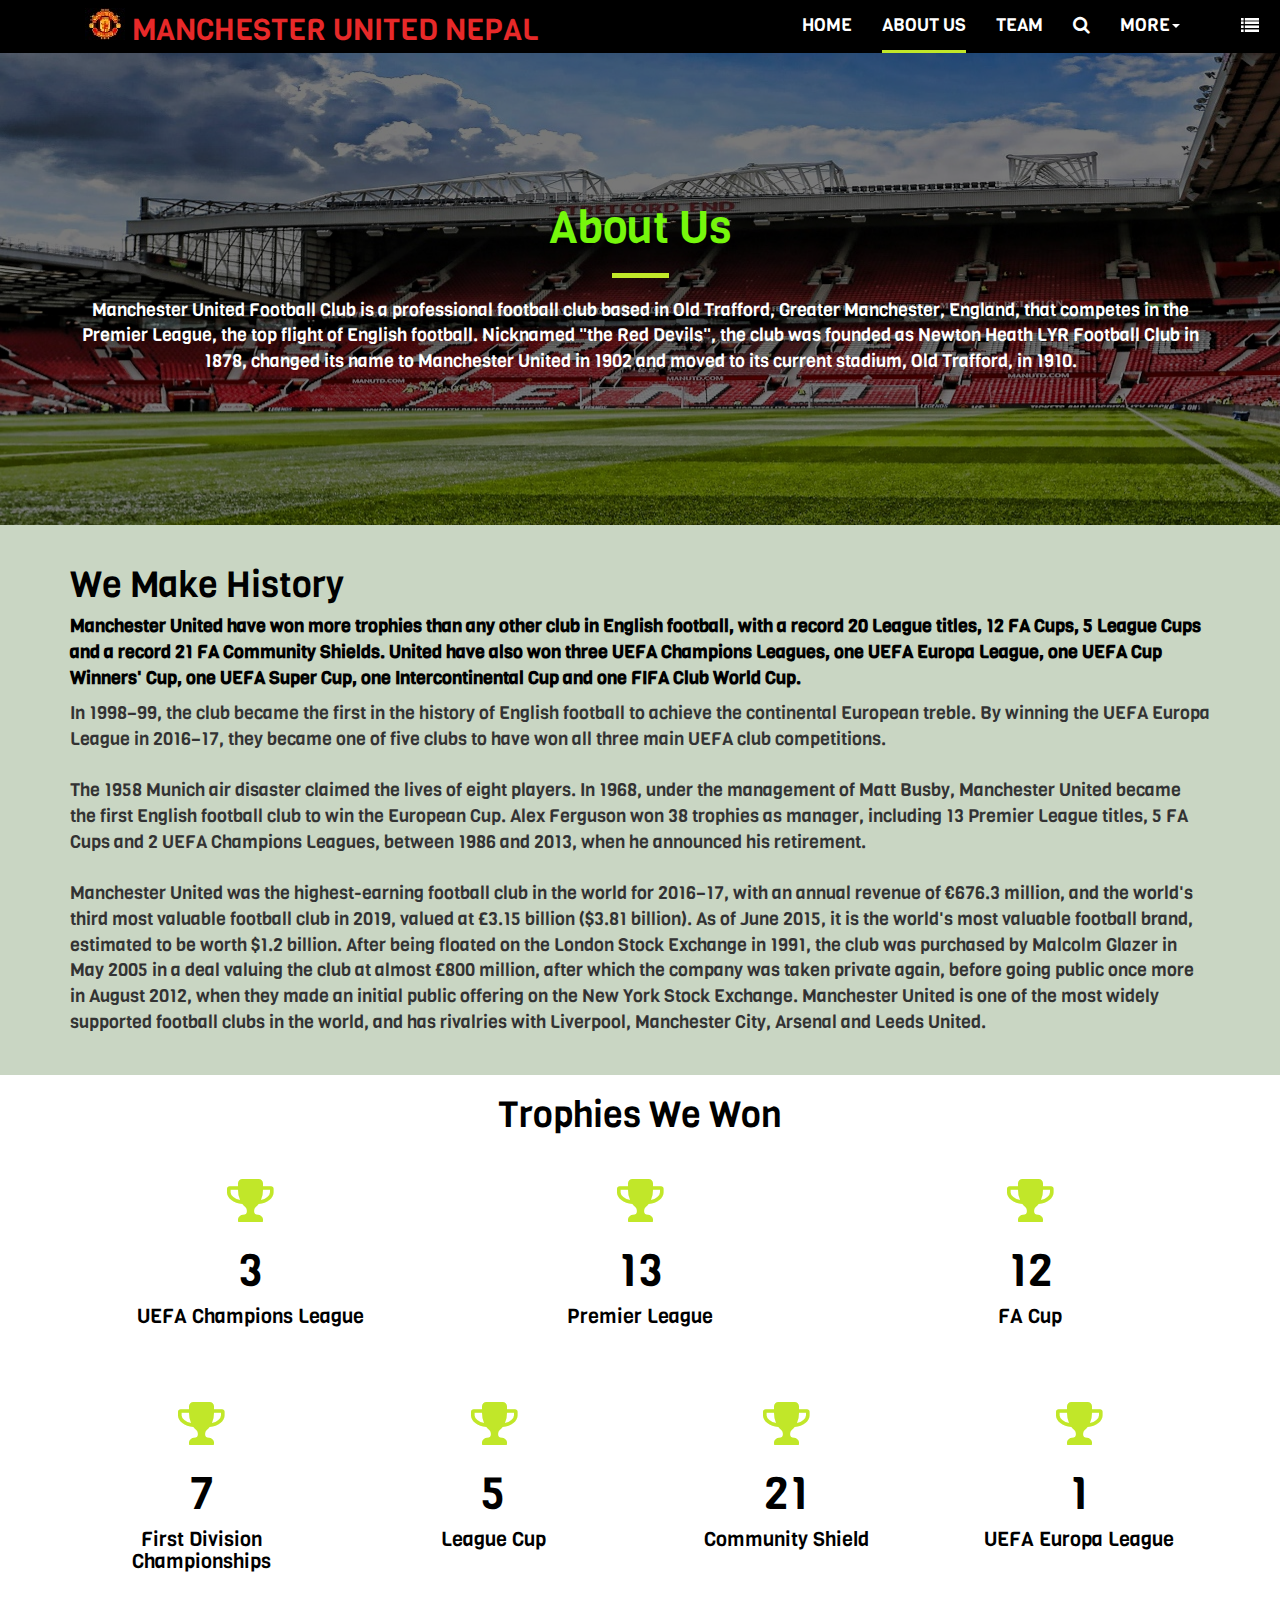
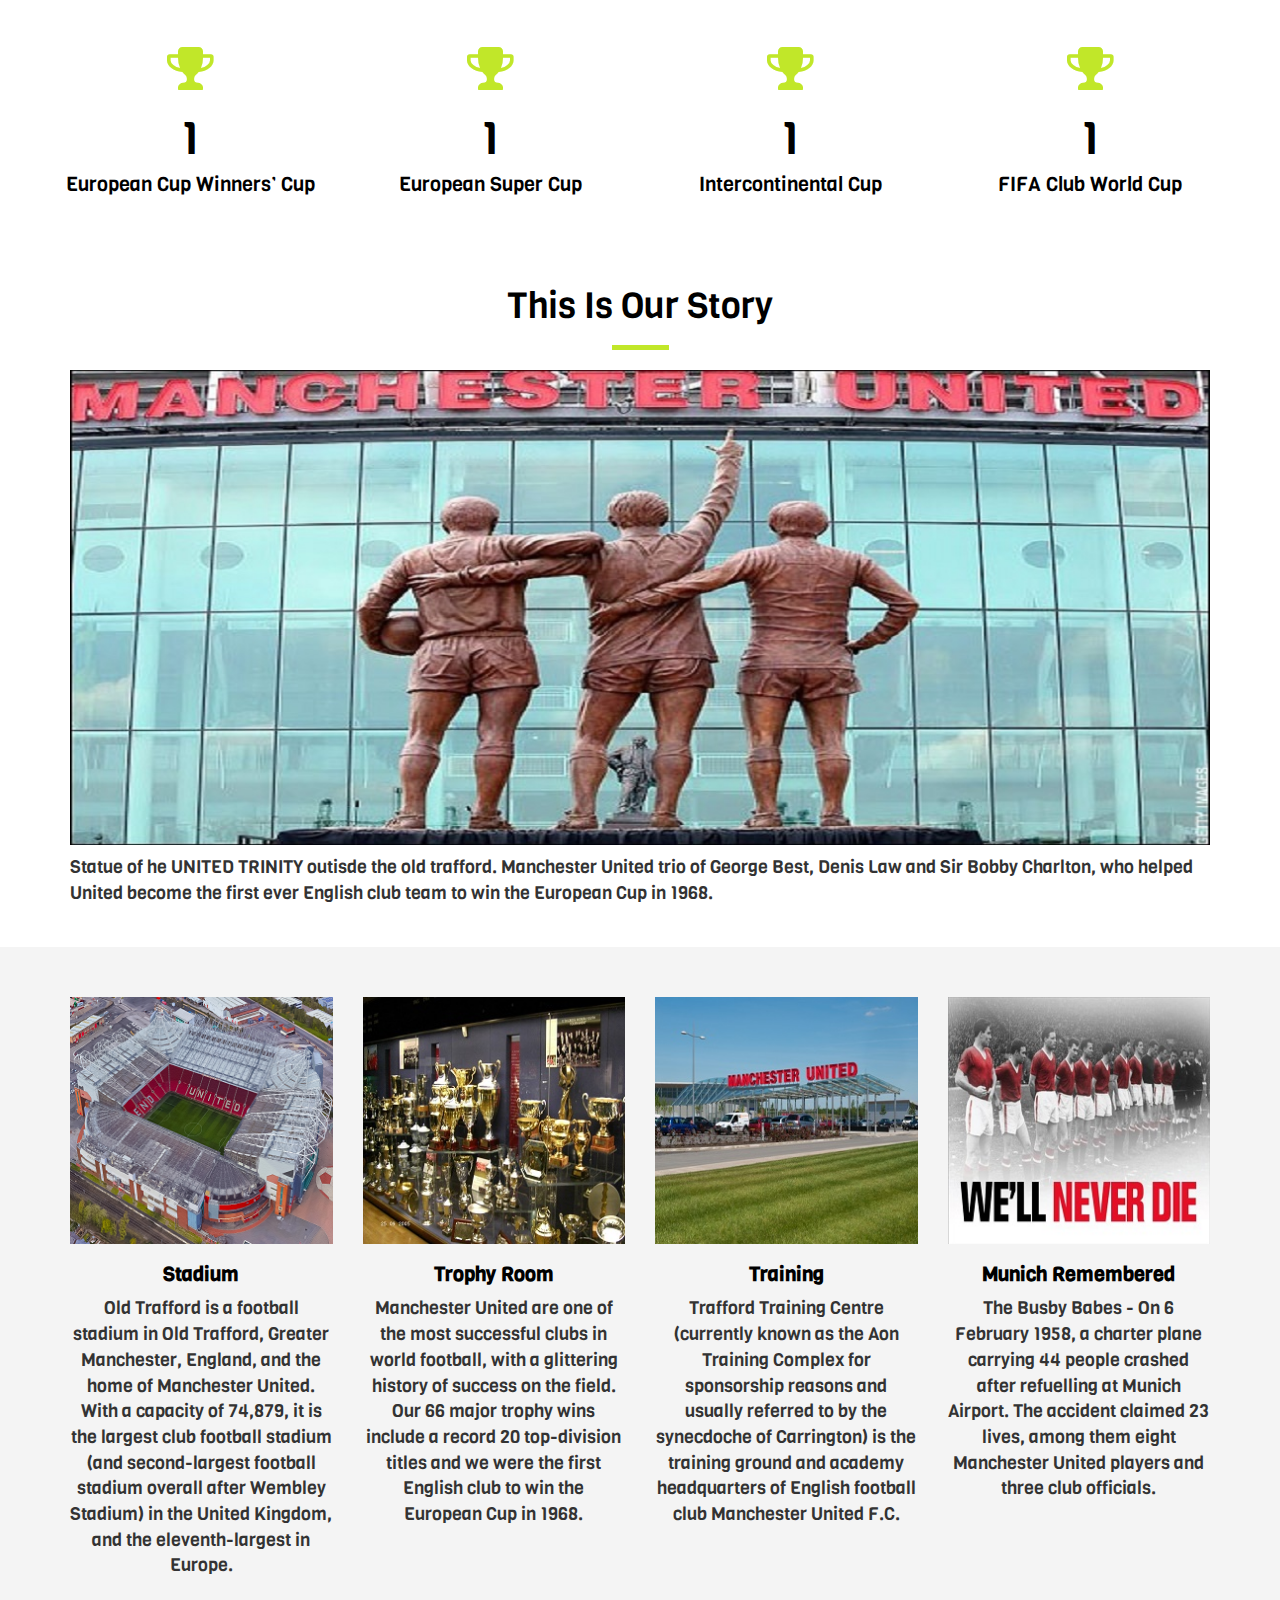
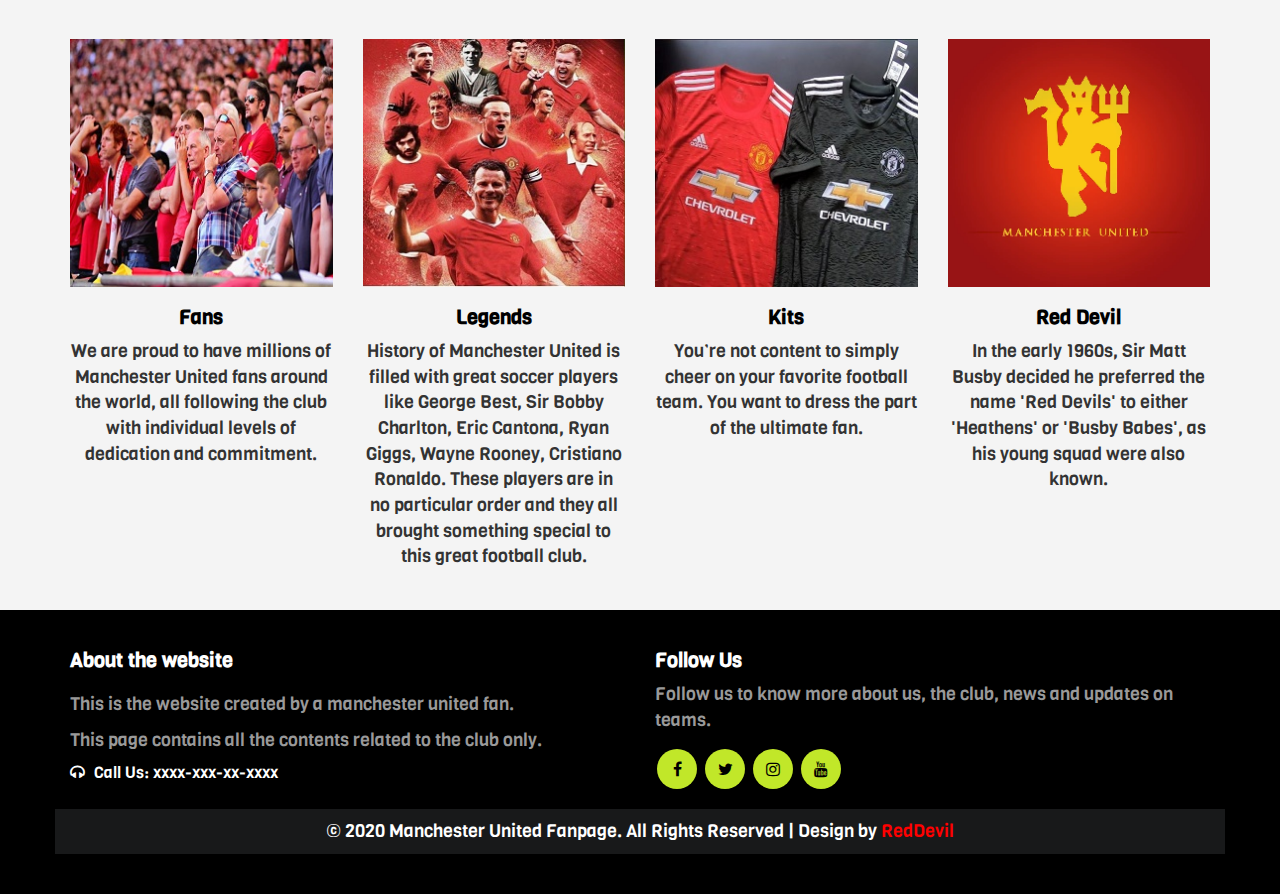
<file: about.html>
<!DOCTYPE html>
<html lang="en">

<head>
	<meta name="robots" content="noindex,nofollow" />
	<meta charset="utf-8">
	<meta http-equiv="X-UA-Compatible" content="IE=edge">
	<meta name="viewport" content="width=device-width, initial-scale=1">
	<title>MUFC | About</title>
	<link href="css/bootstrap.min.css" rel="stylesheet">
	<link href="css/global.css" rel="stylesheet">
	<link href="css/about.css" rel="stylesheet">
	<link rel="stylesheet" type="text/css" href="css/font-awesome.min.css" />
	<link href="https://fonts.googleapis.com/css?family=Viga&display=swap" rel="stylesheet">
	<script src="js/jquery-2.1.1.min.js"></script>
	<script src="js/bootstrap.min.js"></script>
</head>

<body>
	<section id="header">
		<nav class="navbar navbar-default navbar-fixed-top">
			<div class="container">
				<div class="col-sm-12">
					<div class="navbar-header page-scroll">
						<button type="button" class="navbar-toggle" data-toggle="collapse"
							data-target="#bs-example-navbar-collapse-1">
							<span class="sr-only">Toggle navigation</span>
							<span class="icon-bar"></span>
							<span class="icon-bar"></span>
							<span class="icon-bar"></span>
						</button>
						<a class="navbar-brand" href="index.html"><span class='icon1'></span>
							<span>MANCHESTER UNITED NEPAL</span></a>
					</div>

					<div class="collapse navbar-collapse" id="bs-example-navbar-collapse-1">
						<ul class="nav navbar-nav navbar-right">
							<li>
								<a class="tag_menu" href="index.html">HOME</a>
							</li>

							<li>
								<a class="tag_menu   active_tab" href="about.html">ABOUT US</a>
							</li>



							<li>
								<a class="tag_menu" href="team.html">TEAM</a>
							</li>


							<li class="dropdown"><a class="tag_menu" href="#" data-toggle="dropdown"><span
										class="fa fa-search"></span></a>
								<ul class="dropdown-menu drop_2" style="min-width: 300px;">
									<li>
										<div class="row_1">
											<div class="col-sm-12">
												<form class="navbar-form navbar-left" role="search">
													<div class="input-group">
														<input type="text" class="form-control" placeholder="Search">
														<span class="input-group-btn">
															<button class="btn btn-primary" type="button">
																Search</button>
														</span>
													</div>
												</form>
											</div>
										</div>
									</li>
								</ul>
							</li>

							<li class="dropdown">
								<a class="tag_menu" href="#" data-toggle="dropdown" role="button"
									aria-expanded="false">MORE<span class="caret"></span></a>
								<ul class="dropdown-menu drop_1" role="menu">
									<li><a href="index.html">Home</a></li>
									<li><a href="about.html">About Us</a></li>
									<li><a href="team.html">Team</a></li>

								</ul>
							</li>



						</ul>
						<section id="side_box">

							<a id="menu-toggle" href="#" class="btn btn-primary btn-lg toggle"><i
									class="fa fa-list"></i></a>
							<div id="sidebar-wrapper" class="">
								<ul class="sidebar-nav">
									<a id="menu-close" href="#" class="btn btn-default btn-lg pull-right toggle"><i
											class="glyphicon glyphicon-remove"></i></a>
									<li class="sidebar-brand">
										<a style="color: red;" href="index.html">RED DEVILS</a> </li>
								</ul>
								<div class="wrap_inner clearfix text-center">
									<img src="img/rd_logo.jpg" a7t="abc" cla7s="iw">
									<p class="para_1"> No one is perfect. However being a UNITED fan is close enough.
									</p>
									<div class="wrap_inner_2 clearfix">
										<h3>Follow Us:</h3>

									</div>
									<div class="top_right clearfix">
										<p>
											<a href="http://www.facebook.com/manchesterunited"><i
													class="fa fa-facebook"></i></a>
											<a href="http://www.twitter.com/ManUtd"><i class="fa fa-twitter"></i></a>
											<a href="https://www.instagram.com/manchesterunited/"><i
													class="fa fa-instagram"></i></a>
											<a href="https://www.youtube.com/channel/UC6yW44UGJJBvYTlfC7CRg2Q"><i
													class="fa fa-youtube"></i></a>
											<a href="http://www.manutd.com"><i class='icon2'></i></a>
										</p>
									</div>

								</div>


							</div>

						</section>
					</div>
				</div>
			</div>

		</nav>
	</section>

	<section id="center" class="clearfix center_about">
		<div class="center_about_m clearfix">
			<div class="container">
				<div class="row">
					<div class="gallery_h text-center mgt1 clearfix">
						<div class="col-sm-12">
							<h1 style="color: rgb(118, 247, 12);" class="mgt col">About Us</h1>
							<hr>
							<p class="col">Manchester United Football Club is a
								professional
								football club based in Old
								Trafford, Greater Manchester, England, that competes in the Premier League, the top
								flight of English football. Nicknamed "the Red Devils", the club was founded as Newton
								Heath LYR Football Club in 1878, changed its name to Manchester United in 1902 and moved
								to its current stadium, Old Trafford, in 1910.</p>
						</div>
					</div>
				</div>
			</div>
		</div>
	</section>

	<section id="about_page">
		<div class="container">
			<div class="row">
				<div class="about_page_1 clearfix">
					<div class="col-sm-12">
						<h2 class="mgt">We Make History</h2>
						<p class="bold">Manchester United have won more trophies than any other club in English
							football, with a record 20 League titles, 12 FA Cups, 5 League Cups and a record 21
							FA Community Shields. United have also won three UEFA Champions Leagues, one UEFA Europa
							League, one UEFA Cup Winners' Cup, one UEFA Super Cup, one Intercontinental Cup and one FIFA
							Club World Cup.</p>
						<p> In 1998–99, the club became the first in the history of English football to achieve the
							continental European treble. By winning the UEFA Europa League in 2016–17, they became
							one of five clubs to have won all three main UEFA club competitions.
							<br /><br />
							The 1958 Munich air disaster claimed the lives of eight players. In 1968, under the
							management of Matt Busby, Manchester United became the first English football club to win
							the European Cup. Alex Ferguson won 38 trophies as manager, including 13 Premier League
							titles, 5 FA Cups and 2 UEFA Champions Leagues, between 1986 and 2013, when he
							announced his retirement.
							<br /><br />
							Manchester United was the highest-earning football club in the world for 2016–17, with an
							annual revenue of €676.3 million, and the world's third most valuable football club in
							2019, valued at £3.15 billion ($3.81 billion). As of June 2015, it is the world's most
							valuable football brand, estimated to be worth $1.2 billion. After being floated on
							the London Stock Exchange in 1991, the club was purchased by Malcolm Glazer in May 2005 in a
							deal valuing the club at almost £800 million, after which the company was taken private
							again, before going public once more in August 2012, when they made an initial public
							offering on the New York Stock Exchange. Manchester United is one of the most widely
							supported football clubs in the world, and has rivalries with Liverpool, Manchester
							City, Arsenal and Leeds United.</p>
					</div>
				</div>
			</div>
		</div>
	</section>

	<section id="counting">
		<div class="container">
			<h2 style=" text-align: center;
			margin-top: -30px;
			margin-bottom: 30px;">Trophies We Won</h2>
			<div class="row">
				<div class="counting_1 clearfix">
					<div class="col-md-4">
						<div class="counting_1 text-center clearfix">
							<span><i class="fa fa-trophy"></i></span>
							<h1>3</h1>
							<h4>UEFA Champions League</h4>
						</div>
					</div>
					<div class="col-md-4">
						<div class="counting_1 text-center clearfix">
							<span><i class="fa fa-trophy"></i></span>
							<h1>13</h1>
							<h4>Premier League</h4>
						</div>
					</div>
					<div class="col-md-4">
						<div class="counting_1 text-center clearfix">
							<span><i class="fa fa-trophy"></i></span>
							<h1>12</h1>
							<h4>FA Cup</h4>
						</div>
					</div>

				</div>
			</div> <br /><br /><br />
			<div class="row">
				<div class="counting_1 clearfix">
					<div class="col-sm-3">
						<div class="counting_1 text-center clearfix">
							<span><i class="fa fa-trophy"></i></span>
							<h1>7</h1>
							<h4>First Division Championships</h4>
						</div>
					</div>
					<div class="col-sm-3">
						<div class="counting_1 text-center clearfix">
							<span><i class="fa fa-trophy"></i></span>
							<h1>5</h1>
							<h4>League Cup</h4>
						</div>
					</div>
					<div class="col-sm-3">
						<div class="counting_1 text-center clearfix">
							<span><i class="fa fa-trophy"></i></span>
							<h1>21</h1>
							<h4>Community Shield</h4>
						</div>
					</div>
					<div class="col-sm-3">
						<div class="counting_1 text-center clearfix">
							<span><i class="fa fa-trophy"></i></span>
							<h1>1</h1>
							<h4>UEFA Europa League</h4>
						</div>
					</div>
				</div> <br /><br /><br />
				<div class="row">
					<div class="counting_1 clearfix">
						<div class="col-sm-3">
							<div class="counting_1 text-center clearfix">
								<span><i class="fa fa-trophy"></i></span>
								<h1>1</h1>
								<h4>European Cup Winners’ Cup</h4>
							</div>
						</div>
						<div class="col-sm-3">
							<div class="counting_1 text-center clearfix">
								<span><i class="fa fa-trophy"></i></span>
								<h1>1</h1>
								<h4>European Super Cup</h4>
							</div>
						</div>
						<div class="col-sm-3">
							<div class="counting_1 text-center clearfix">
								<span><i class="fa fa-trophy"></i></span>
								<h1>1</h1>
								<h4>Intercontinental Cup</h4>
							</div>
						</div>
						<div class="col-sm-3">
							<div class="counting_1 text-center clearfix">
								<span><i class="fa fa-trophy"></i></span>
								<h1>1</h1>
								<h4>FIFA Club World Cup</h4>
							</div>
						</div>
					</div>
				</div>
			</div>
	</section>

	<section id="story">
		<div class="container">
			<div class="row">
				<div class="story_1 clearfix">
					<div class="col-sm-12">
						<div class="gallery_h text-center mgt1 clearfix">
							<h2 class="mgt">This Is Our Story</h2>
							<hr>
						</div>
						<img src="img/statue.jpg" alt="abc" class="iw">
						<p>Statue of he UNITED TRINITY outisde the old trafford. Manchester United trio of George Best,
							Denis Law and Sir Bobby Charlton, who helped United become the first ever English club team
							to win the European Cup in 1968.</p>
					</div>
				</div>
			</div>
		</div>
	</section>

	<section id="league_o">
		<div class="league_m clearfix">
			<div class="container">
				<div class="row">
					<div class="league_1 mgt clearfix">
						<div class="col-sm-3">
							<div class="league_1i clearfix">
								<img src="img/stadiumm.png" alt="abc" class="iw">
								<h4 class="bold">Stadium</h4>
								<p>Old Trafford is a football stadium in Old Trafford, Greater Manchester,
									England, and the home of Manchester United. With a capacity of 74,879, it is the
									largest club football stadium (and second-largest football stadium overall after
									Wembley Stadium) in the United Kingdom, and the eleventh-largest in Europe.</p>
							</div>
						</div>
						<div class="col-sm-3">
							<div class="league_1i clearfix">
								<img src="img/trophy_room.jpg" alt="abc" class="iw">
								<h4 class="bold">Trophy Room</h4>
								<p>Manchester United are one of the most successful clubs in world football, with a
									glittering history of success on the field.

									Our 66 major trophy wins include a record 20 top-division titles and we were the
									first English club to win the European Cup in 1968.</p>
							</div>
						</div>
						<div class="col-sm-3">
							<div class="league_1i clearfix">
								<img src="img/training.jpg" alt="abc" class="iw">
								<h4 class="bold">Training </h4>
								<p>Trafford Training Centre (currently known as the Aon Training Complex for sponsorship
									reasons and usually referred to by the synecdoche of Carrington) is the training
									ground and academy headquarters of English football club Manchester United F.C.</p>
							</div>
						</div>
						<div class="col-sm-3">
							<div class="league_1i clearfix">
								<img src="img/munich.jpg" alt="abc" class="iw">
								<h4 class="bold">Munich Remembered </h4>
								<p>The Busby Babes - On 6 February 1958, a charter plane carrying 44 people crashed
									after refuelling at
									Munich Airport.
									The accident claimed 23 lives, among them eight Manchester United players and three
									club officials.</p>
							</div>
						</div>
					</div>
				</div>
				<br /><br /><br />
				<div class="row">
					<div class="league_1 mgt clearfix">
						<div class="col-sm-3">
							<div class="league_1i clearfix">
								<img src="img/fans.jpg" alt="abc" class="iw">
								<h4 class="bold">Fans</h4>
								<p>We are proud to have millions of Manchester United fans around the world, all
									following the club with individual levels of dedication and commitment.</p>
							</div>
						</div>
						<div class="col-sm-3">
							<div class="league_1i clearfix">
								<img src="img/legends.jpg" alt="abc" class="iw">
								<h4 class="bold">Legends</h4>
								<p>History of Manchester United is filled with great soccer players like George Best,
									Sir Bobby Charlton, Eric Cantona, Ryan Giggs, Wayne Rooney, Cristiano Ronaldo. These
									players are in no particular order and they
									all brought something special to this great football club.</p>
							</div>
						</div>
						<div class="col-sm-3">
							<div class="league_1i clearfix">
								<img src="img/kits.jpg" alt="abc" class="iw">
								<h4 class="bold">Kits</h4>
								<p>You’re not content to simply cheer on your favorite football team. You want to dress
									the part of the ultimate fan.</p>
							</div>
						</div>
						<div class="col-sm-3">
							<div class="league_1i clearfix">
								<img src="img/reddevil.png" alt="abc" class="iw">
								<h4 class="bold">Red Devil</h4>
								<p>In the early 1960s, Sir Matt Busby decided he preferred the name 'Red Devils' to
									either 'Heathens' or 'Busby Babes', as his young squad were also known.</p>
							</div>
						</div>
					</div>
				</div>
			</div>
		</div>
	</section>


	<section id="footer">
		<div class="container">
			<div class="row">
				<div class="footer_1 clearfix">
					<div class="col-lg-6">
						<div class="footer_1_i clearfix">
							<h4 class="col bold mgt">About the website</h4>
							<p>This is the website created by a manchester united fan. </p>
							<p>This page contains all the contents related to the club only.</p>
							<h5 class="col"><i class="fa fa-headphones"></i> Call Us: xxxx-xxx-xx-xxxx</h5>
						</div>
					</div>

					<div class="col-lg-6">
						<div class="footer_1_i2 clearfix">
							<h4 class="col bold mgt">Follow Us</h4>
							<p>Follow us to know more about us, the club, news and updates on teams.</p>
							<ul class="social-network social-circle">
								<li><a href="http://www.facebook.com/manchesterunited" class="icoFacebook"
										title="Facebook"><i class="fa fa-facebook"></i></a>
								</li>
								<li><a href="http://www.twitter.com/ManUtd" class="icoTwitter" title="Twitter"><i
											class="fa fa-twitter"></i></a>
								</li>
								<li><a href="https://www.instagram.com/manchesterunited/" class="icoInstagram"
										title="Instagram"><i class="fa fa-instagram"></i></a>
								</li>
								<li><a href="https://www.youtube.com/channel/UC6yW44UGJJBvYTlfC7CRg2Q"
										class="icoYoutube" title="Youtube"><i class="fa fa-youtube"></i></a>
								</li>
							</ul>
						</div>
					</div>
				</div>
				<div class="footer_2 text-center clearfix">
					<div class="col-sm-12">
						<p class="mgt col"> © 2020 Manchester United Fanpage. All Rights Reserved | Design by <a
								style="color: red;" class="col_1" href="http://www.facebook.com/prazzol62">RedDevil</a>
						</p>
					</div>
				</div>
			</div>
		</div>
	</section>

	<script>
		$("#menu-close").click(function (e) {
			e.preventDefault();
			$("#sidebar-wrapper").toggleClass("active");
		});
		$("#menu-toggle").click(function (e) {
			e.preventDefault();
			$("#sidebar-wrapper").toggleClass("active");
		});
	</script>
</body>

</html>
</file>
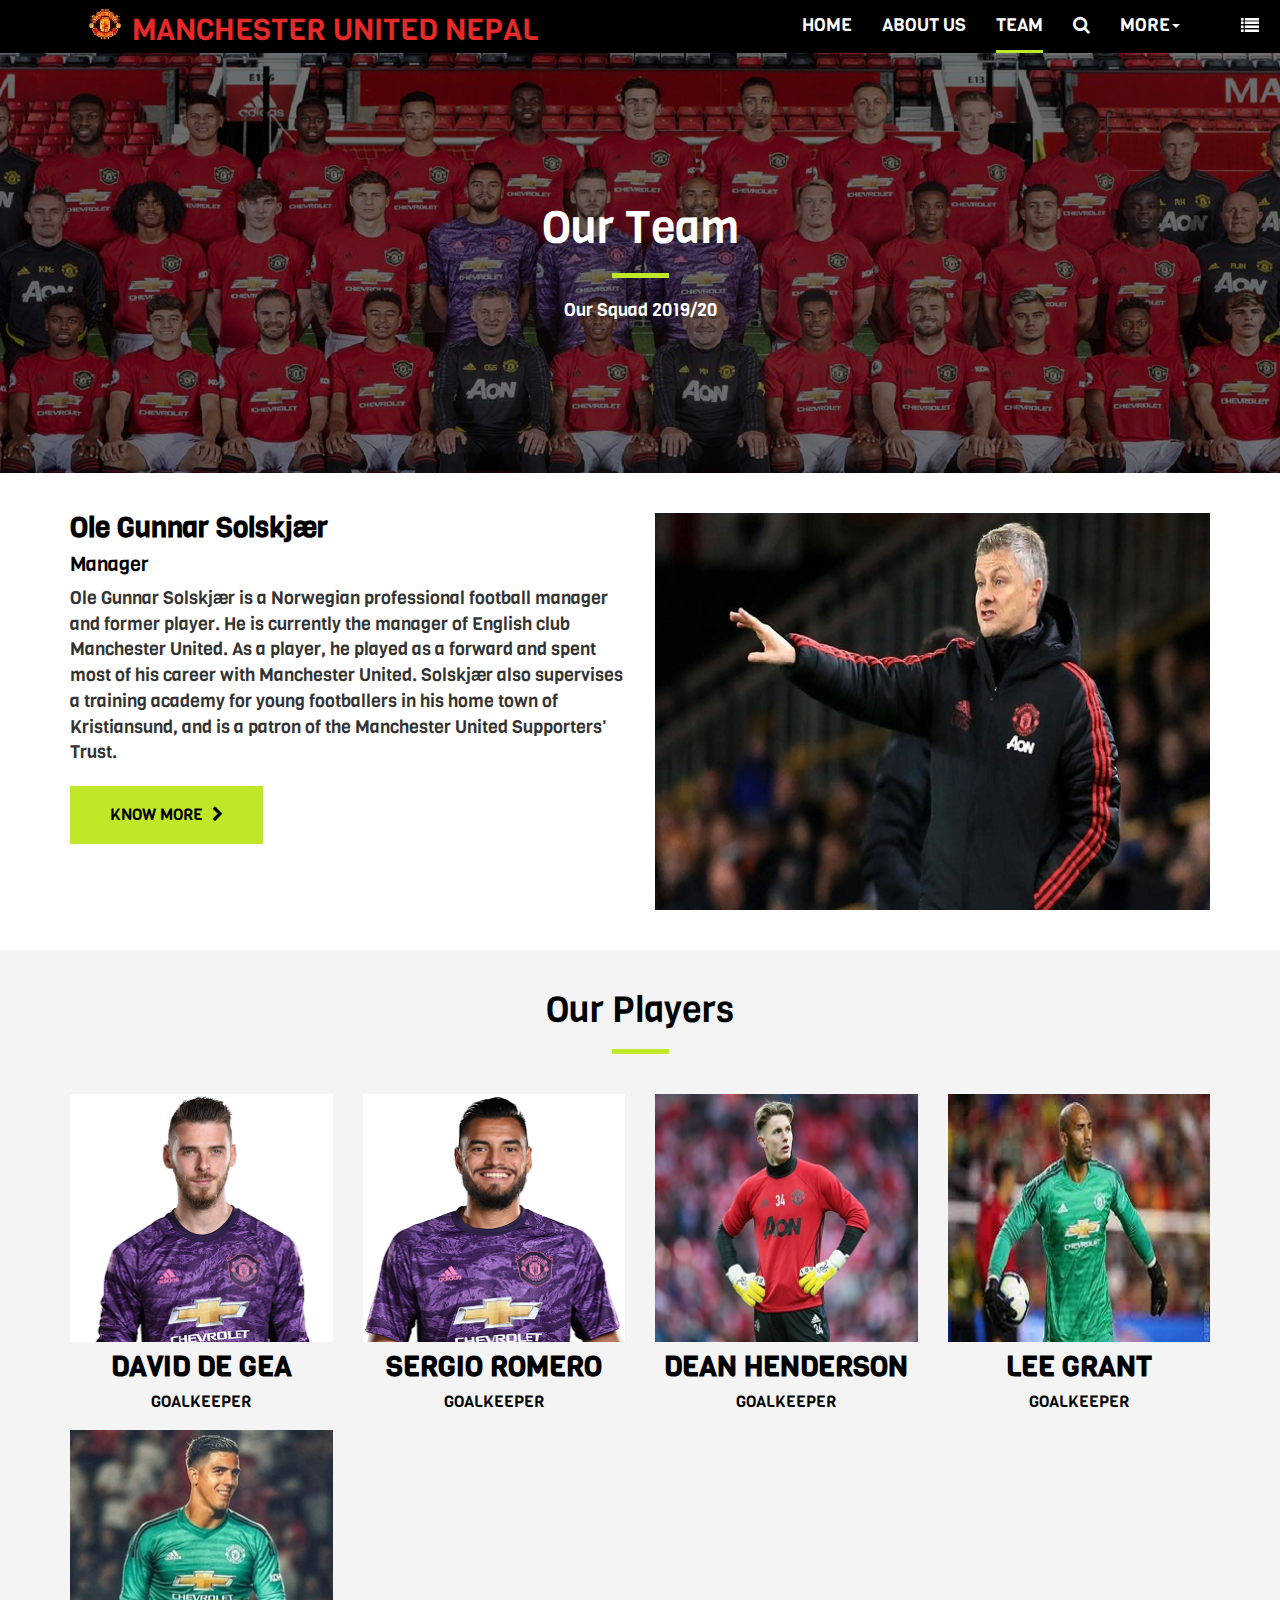
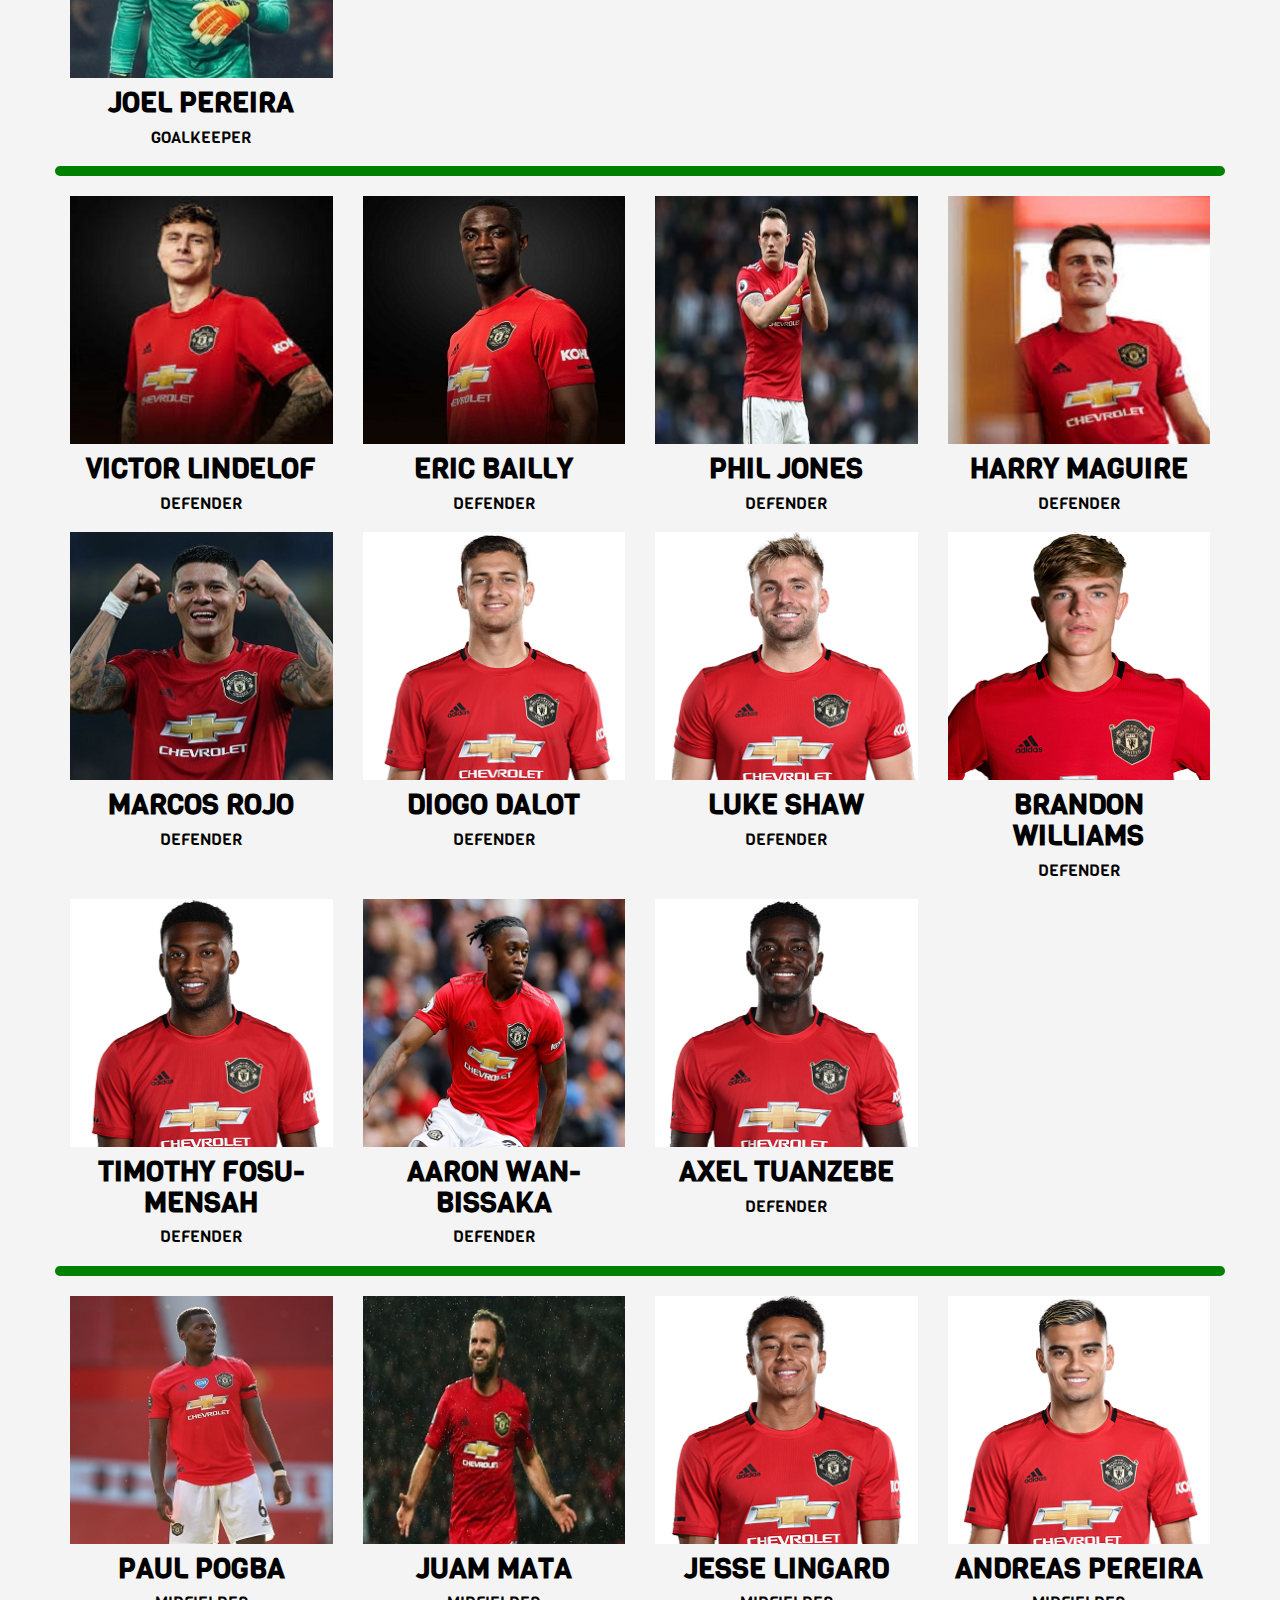
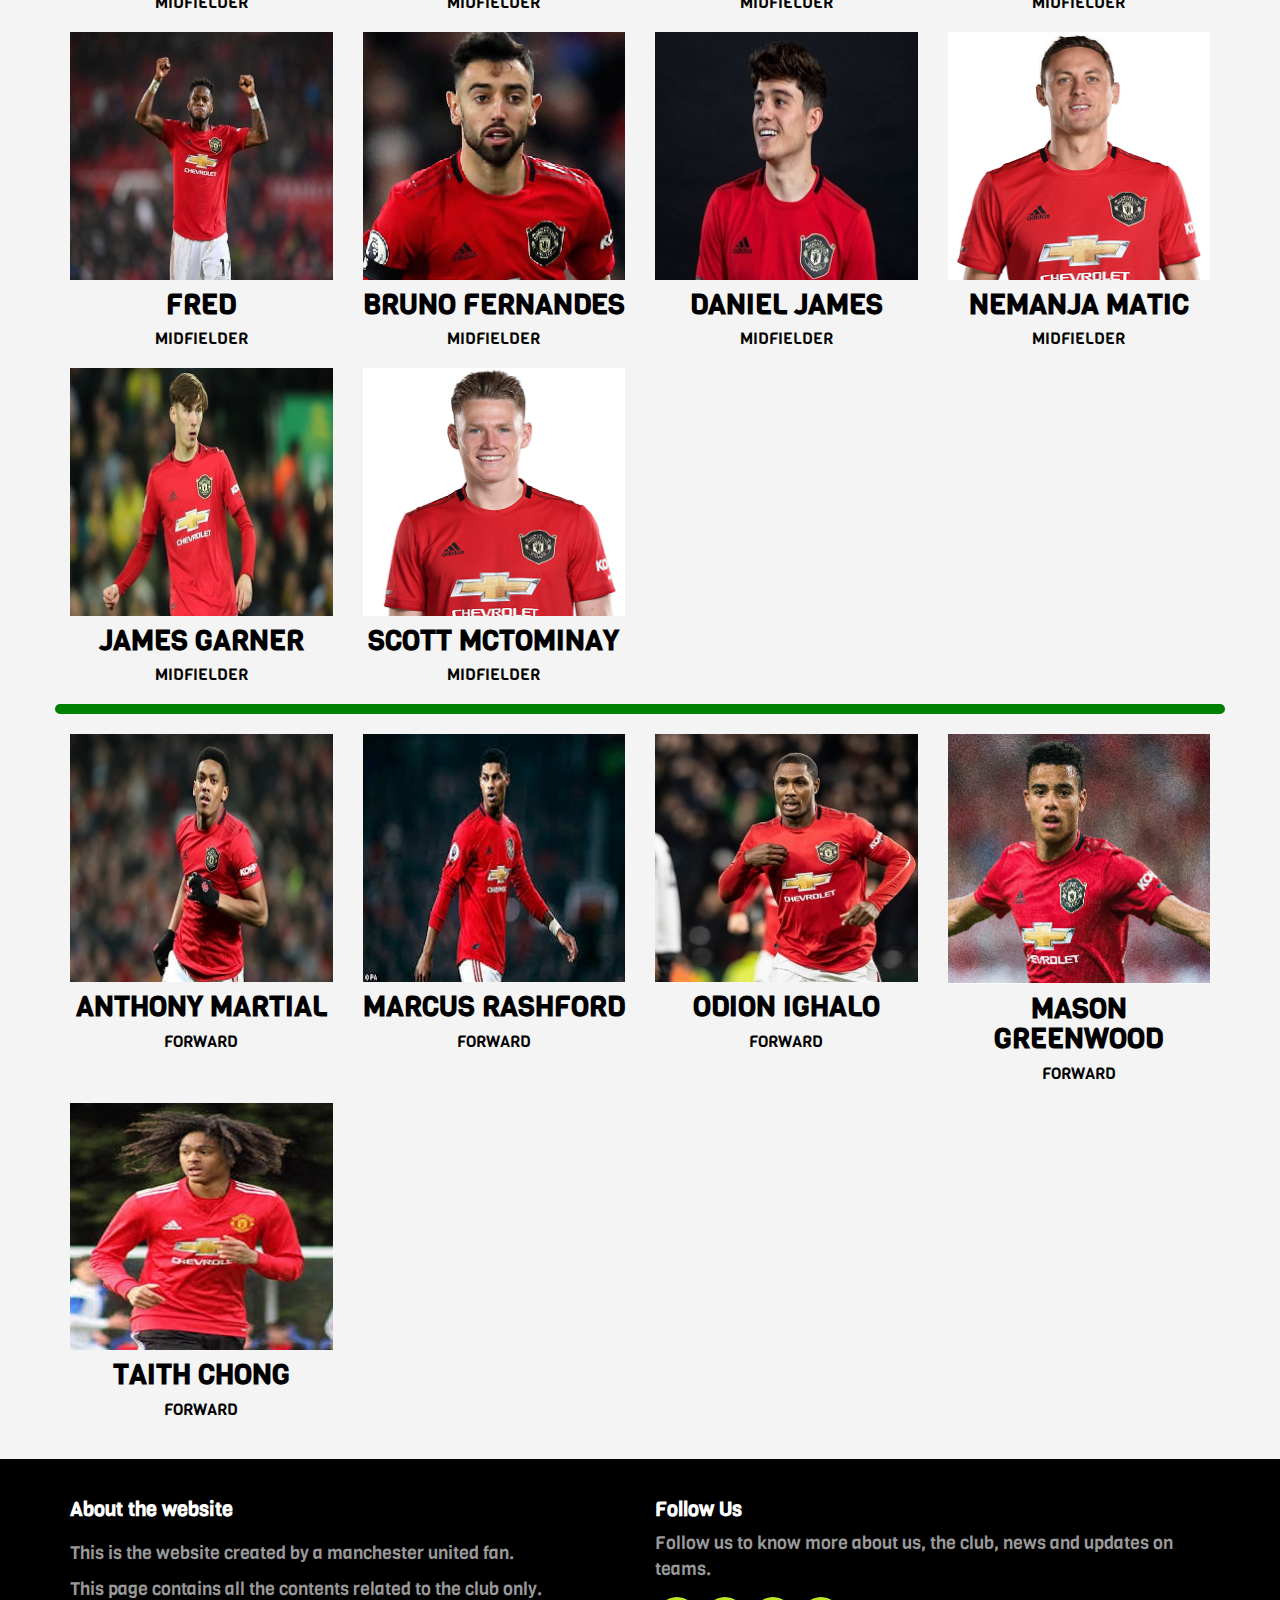
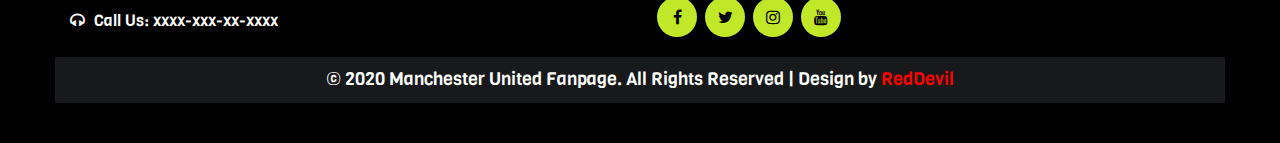
<file: team.html>
<!DOCTYPE html>
<html lang="en">

<head>
	<meta name="robots" content="noindex,nofollow" />
	<meta charset="utf-8">
	<meta http-equiv="X-UA-Compatible" content="IE=edge">
	<meta name="viewport" content="width=device-width, initial-scale=1">
	<title>MUFC | Team</title>
	<link href="css/bootstrap.min.css" rel="stylesheet">
	<link href="css/global.css" rel="stylesheet">
	<link href="css/team.css" rel="stylesheet">
	<link rel="stylesheet" type="text/css" href="css/font-awesome.min.css" />
	<link href="https://fonts.googleapis.com/css?family=Viga&display=swap" rel="stylesheet">
	<script src="js/jquery-2.1.1.min.js"></script>
	<script src="js/bootstrap.min.js"></script>
</head>

<body>
	<section id="header">
		<nav class="navbar navbar-default navbar-fixed-top">
			<div class="container">
				<div class="col-sm-12">
					<div class="navbar-header page-scroll">
						<button type="button" class="navbar-toggle" data-toggle="collapse"
							data-target="#bs-example-navbar-collapse-1">
							<span class="sr-only">Toggle navigation</span>
							<span class="icon-bar"></span>
							<span class="icon-bar"></span>
							<span class="icon-bar"></span>
						</button>
						<a class="navbar-brand" href="index.html"><span class='icon1'></span>
							<span>MANCHESTER UNITED NEPAL</span></a>
					</div>

					<div class="collapse navbar-collapse" id="bs-example-navbar-collapse-1">
						<ul class="nav navbar-nav navbar-right">
							<li>
								<a class="tag_menu " href="index.html">HOME</a>
							</li>

							<li>
								<a class="tag_menu" href="about.html">ABOUT US</a>
							</li>



							<li>
								<a class="tag_menu  active_tab" href="team.html">TEAM</a>
							</li>


							<li class="dropdown"><a class="tag_menu" href="#" data-toggle="dropdown"><span
										class="fa fa-search"></span></a>
								<ul class="dropdown-menu drop_2" style="min-width: 300px;">
									<li>
										<div class="row_1">
											<div class="col-sm-12">
												<form class="navbar-form navbar-left" role="search">
													<div class="input-group">
														<input type="text" class="form-control" placeholder="Search">
														<span class="input-group-btn">
															<button class="btn btn-primary" type="button">
																Search</button>
														</span>
													</div>
												</form>
											</div>
										</div>
									</li>
								</ul>
							</li>

							<li class="dropdown">
								<a class="tag_menu" href="#" data-toggle="dropdown" role="button"
									aria-expanded="false">MORE<span class="caret"></span></a>
								<ul class="dropdown-menu drop_1" role="menu">
									<li><a href="index.html">Home</a></li>
									<li><a href="about.html">About Us</a></li>
									<li><a href="team.html">Team</a></li>

								</ul>
							</li>



						</ul>
						<section id="side_box">

							<a id="menu-toggle" href="#" class="btn btn-primary btn-lg toggle"><i
									class="fa fa-list"></i></a>
							<div id="sidebar-wrapper" class="">
								<ul class="sidebar-nav">
									<a id="menu-close" href="#" class="btn btn-default btn-lg pull-right toggle"><i
											class="glyphicon glyphicon-remove"></i></a>
									<li class="sidebar-brand">
										<a style="color: red;" href="index.html">RED DEVILS</a> </li>
								</ul>
								<div class="wrap_inner clearfix text-center">
									<img src="img/rd_logo.jpg" a7t="abc" cla7s="iw">
									<p class="para_1"> No one is perfect. However being a UNITED fan is close enough.
									</p>
									<div class="wrap_inner_2 clearfix">
										<h3>Follow Us:</h3>

									</div>
									<div class="top_right clearfix">
										<p>
											<a href="http://www.facebook.com/manchesterunited"><i
													class="fa fa-facebook"></i></a>
											<a href="http://www.twitter.com/ManUtd"><i class="fa fa-twitter"></i></a>
											<a href="https://www.instagram.com/manchesterunited/"><i
													class="fa fa-instagram"></i></a>
											<a href="https://www.youtube.com/channel/UC6yW44UGJJBvYTlfC7CRg2Q"><i
													class="fa fa-youtube"></i></a>
											<a href="http://www.manutd.com"><i class='icon2'></i></a>
										</p>
									</div>

								</div>


							</div>

						</section>
					</div>
				</div>
			</div>

		</nav>
	</section>

	<section id="center" class="clearfix center_contact">
		<div class="center_about_m clearfix">
			<div class="container">
				<div class="row">
					<div class="gallery_h text-center mgt1 clearfix">
						<div class="col-sm-12">
							<h1 class="mgt col">Our Team</h1>
							<hr>
							<p class="col">Our Squad 2019/20</p>
						</div>
					</div>
				</div>
			</div>
		</div>
	</section>

	<section id="team_ab">
		<div class="container">
			<div class="row">
				<div class="team_ab_1 clearfix">
					<div class="col-sm-6">
						<div class="team_ab_1_l clearfix">
							<h3 class="mgt bold">Ole Gunnar Solskjær</h3>
							<h4>Manager</h4>
							<p>Ole Gunnar Solskjær is a Norwegian professional football manager and
								former player. He is currently the manager of English club Manchester United. As a
								player, he played as a forward and spent most of his career with Manchester United.
								Solskjær also supervises a training academy for young footballers in his home town of
								Kristiansund, and is a patron of the Manchester United Supporters' Trust.</p>
							<h5><a class="button" href="#">KNOW MORE <i class="fa fa-chevron-right"></i></a></h5>
						</div>
					</div>
					<div class="col-sm-6">
						<div class="team_ab_1_r clearfix">
							<img src="img/ole.jpg" class="iw" alt="abc">
						</div>
					</div>
				</div>
			</div>
		</div>
	</section>

	<section id="players">
		<div class="container">
			<div class="row">
				<div class="gallery_h text-center clearfix">
					<div class="col-sm-12">
						<h2 class="mgt">Our Players</h2>
						<hr>
					</div>
				</div>
				<div class="players_1 clearfix">
					<div class="col-sm-3">
						<div class="players_1i text-center clearfix">
							<img src="img/degea.png" class="iw" alt="abc">
							<h3 class="bold">DAVID DE GEA</h3>
							<h5>GOALKEEPER</h5>
						</div>
					</div>
					<div class="col-sm-3">
						<div class="players_1i text-center clearfix">
							<img src="img/romero.png" class="iw" alt="abc">
							<h3 class="bold">SERGIO ROMERO</h3>
							<h5>GOALKEEPER</h5>
						</div>
					</div>
					<div class="col-sm-3">
						<div class="players_1i text-center clearfix">
							<img src="img/henderson.jpg" class="iw" alt="abc">
							<h3 class="bold">DEAN HENDERSON</h3>
							<h5>GOALKEEPER</h5>
						</div>
					</div>
					<div class="col-sm-3">
						<div class="players_1i text-center clearfix">
							<img src="img/leegrant.jpg" class="iw" alt="abc">
							<h3 class="bold">LEE GRANT</h3>
							<h5>GOALKEEPER</h5>
						</div>
					</div>

				</div>
				<div class="players_1 clearfix">
					<div class="col-sm-3">
						<div class="players_1i text-center clearfix">
							<img src="img/joel.jpg" class="iw" alt="abc">
							<h3 class="bold">JOEL PEREIRA</h3>
							<h5>GOALKEEPER</h5>
						</div>
					</div>


				</div>
				<hr style="border: 5px solid green;
				border-radius: 5px;">
				<div class="players_1 clearfix">
					<div class="col-sm-3">
						<div class="players_1i text-center clearfix">
							<img src="img/lindelof.jpg" class="iw" alt="abc">
							<h3 class="bold">VICTOR LINDELOF</h3>
							<h5>DEFENDER</h5>
						</div>
					</div>
					<div class="col-sm-3">
						<div class="players_1i text-center clearfix">
							<img src="img/bailly.jpg" class="iw" alt="abc">
							<h3 class="bold">ERIC BAILLY</h3>
							<h5>DEFENDER</h5>
						</div>
					</div>
					<div class="col-sm-3">
						<div class="players_1i text-center clearfix">
							<img src="img/jones.jpg" class="iw" alt="abc">
							<h3 class="bold">PHIL JONES</h3>
							<h5>DEFENDER</h5>
						</div>
					</div>
					<div class="col-sm-3">
						<div class="players_1i text-center clearfix">
							<img src="img/maguire.jpg" class="iw" alt="abc">
							<h3 class="bold">HARRY MAGUIRE</h3>
							<h5>DEFENDER</h5>
						</div>
					</div>

				</div>
				<div class="players_1 clearfix">
					<div class="col-sm-3">
						<div class="players_1i text-center clearfix">
							<img src="img/rojo.jpg" class="iw" alt="abc">
							<h3 class="bold">MARCOS ROJO</h3>
							<h5>DEFENDER</h5>
						</div>
					</div>
					<div class="col-sm-3">
						<div class="players_1i text-center clearfix">
							<img src="img/dalot.png" class="iw" alt="abc">
							<h3 class="bold">DIOGO DALOT</h3>
							<h5>DEFENDER</h5>
						</div>
					</div>
					<div class="col-sm-3">
						<div class="players_1i text-center clearfix">
							<img src="img/shaw.png" class="iw" alt="abc">
							<h3 class="bold">LUKE SHAW</h3>
							<h5>DEFENDER</h5>
						</div>
					</div>
					<div class="col-sm-3">
						<div class="players_1i text-center clearfix">
							<img src="img/brandon.png" class="iw" alt="abc">
							<h3 class="bold">BRANDON WILLIAMS</h3>
							<h5>DEFENDER</h5>
						</div>
					</div>

				</div>
				<div class="players_1 clearfix">
					<div class="col-sm-3">
						<div class="players_1i text-center clearfix">
							<img src="img/fosu.png" class="iw" alt="abc">
							<h3 class="bold">TIMOTHY FOSU-MENSAH</h3>
							<h5>DEFENDER</h5>
						</div>
					</div>
					<div class="col-sm-3">
						<div class="players_1i text-center clearfix">
							<img src="img/bissaka.png" class="iw" alt="abc">
							<h3 class="bold">AARON WAN-BISSAKA</h3>
							<h5>DEFENDER</h5>
						</div>
					</div>
					<div class="col-sm-3">
						<div class="players_1i text-center clearfix">
							<img src="img/tunzabe.png" class="iw" alt="abc">
							<h3 class="bold">AXEL TUANZEBE</h3>
							<h5>DEFENDER</h5>
						</div>
					</div>

				</div>
				<hr style="border: 5px solid green;
				border-radius: 5px;">
				<div class="players_1 clearfix">
					<div class="col-sm-3">
						<div class="players_1i text-center clearfix">
							<img src="img/pogba.jpg" class="iw" alt="abc">
							<h3 class="bold">PAUL POGBA</h3>
							<h5>MIDFIELDER</h5>
						</div>
					</div>
					<div class="col-sm-3">
						<div class="players_1i text-center clearfix">
							<img src="img/mata.jpg" class="iw" alt="abc">
							<h3 class="bold">JUAM MATA</h3>
							<h5>MIDFIELDER</h5>
						</div>
					</div>
					<div class="col-sm-3">
						<div class="players_1i text-center clearfix">
							<img src="img/lingard.png" class="iw" alt="abc">
							<h3 class="bold">JESSE LINGARD</h3>
							<h5>MIDFIELDER</h5>
						</div>
					</div>
					<div class="col-sm-3">
						<div class="players_1i text-center clearfix">
							<img src="img/perira.png" class="iw" alt="abc">
							<h3 class="bold">ANDREAS PEREIRA</h3>
							<h5>MIDFIELDER</h5>
						</div>
					</div>

				</div>
				<div class="players_1 clearfix">
					<div class="col-sm-3">
						<div class="players_1i text-center clearfix">
							<img src="img/fred.jpg" class="iw" alt="abc">
							<h3 class="bold">FRED</h3>
							<h5>MIDFIELDER</h5>
						</div>
					</div>
					<div class="col-sm-3">
						<div class="players_1i text-center clearfix">
							<img src="img/bruno.png" class="iw" alt="abc">
							<h3 class="bold">BRUNO FERNANDES</h3>
							<h5>MIDFIELDER</h5>
						</div>
					</div>
					<div class="col-sm-3">
						<div class="players_1i text-center clearfix">
							<img src="img/james.jpg" class="iw" alt="abc">
							<h3 class="bold">DANIEL JAMES</h3>
							<h5>MIDFIELDER</h5>
						</div>
					</div>
					<div class="col-sm-3">
						<div class="players_1i text-center clearfix">
							<img src="img/matic.png" class="iw" alt="abc">
							<h3 class="bold">NEMANJA MATIC</h3>
							<h5>MIDFIELDER</h5>
						</div>
					</div>

				</div>
				<div class="players_1 clearfix">
					<div class="col-sm-3">
						<div class="players_1i text-center clearfix">
							<img src="img/garner.jpg" class="iw" alt="abc">
							<h3 class="bold">JAMES GARNER</h3>
							<h5>MIDFIELDER</h5>
						</div>
					</div>
					<div class="col-sm-3">
						<div class="players_1i text-center clearfix">
							<img src="img/tominay.png" class="iw" alt="abc">
							<h3 class="bold">SCOTT MCTOMINAY</h3>
							<h5>MIDFIELDER</h5>
						</div>
					</div>

				</div>
				<hr style="border: 5px solid green;
				border-radius: 5px;">
				<div class="players_1 clearfix">
					<div class="col-sm-3">
						<div class="players_1i text-center clearfix">
							<img src="img/martial.jpg" class="iw" alt="abc">
							<h3 class="bold">ANTHONY MARTIAL</h3>
							<h5>FORWARD</h5>
						</div>
					</div>
					<div class="col-sm-3">
						<div class="players_1i text-center clearfix">
							<img src="img/rashford.jpg" class="iw" alt="abc">
							<h3 class="bold">MARCUS RASHFORD</h3>
							<h5>FORWARD</h5>
						</div>
					</div>
					<div class="col-sm-3">
						<div class="players_1i text-center clearfix">
							<img src="img/ighalo.jpg" class="iw" alt="abc">
							<h3 class="bold">ODION IGHALO</h3>
							<h5>FORWARD</h5>
						</div>
					</div>
					<div class="col-sm-3">
						<div class="players_1i text-center clearfix">
							<img src="img/greenwood.png" class="iw" alt="abc">
							<h3 class="bold">MASON GREENWOOD</h3>
							<h5>FORWARD</h5>
						</div>
					</div>

				</div>
				<div class="players_1 clearfix">

					<div class="col-sm-3">
						<div class="players_1i text-center clearfix">
							<img src="img/chong.jpg" class="iw" alt="abc">
							<h3 class="bold">TAITH CHONG</h3>
							<h5>FORWARD</h5>
						</div>
					</div>

				</div>
			</div>

		</div>
		</div>
	</section>

	<section id="footer">
		<div class="container">
			<div class="row">
				<div class="footer_1 clearfix">
					<div class="col-lg-6">
						<div class="footer_1_i clearfix">
							<h4 class="col bold mgt">About the website</h4>
							<p>This is the website created by a manchester united fan. </p>
							<p>This page contains all the contents related to the club only.</p>
							<h5 class="col"><i class="fa fa-headphones"></i> Call Us: xxxx-xxx-xx-xxxx</h5>
						</div>
					</div>

					<div class="col-lg-6">
						<div class="footer_1_i2 clearfix">
							<h4 class="col bold mgt">Follow Us</h4>
							<p>Follow us to know more about us, the club, news and updates on teams.</p>
							<ul class="social-network social-circle">
								<li><a href="http://www.facebook.com/manchesterunited" class="icoFacebook"
										title="Facebook"><i class="fa fa-facebook"></i></a>
								</li>
								<li><a href="http://www.twitter.com/ManUtd" class="icoTwitter" title="Twitter"><i
											class="fa fa-twitter"></i></a>
								</li>
								<li><a href="https://www.instagram.com/manchesterunited/" class="icoInstagram"
										title="Instagram"><i class="fa fa-instagram"></i></a>
								</li>
								<li><a href="https://www.youtube.com/channel/UC6yW44UGJJBvYTlfC7CRg2Q"
										class="icoYoutube" title="Youtube"><i class="fa fa-youtube"></i></a>
								</li>
							</ul>
						</div>
					</div>
				</div>
				<div class="footer_2 text-center clearfix">
					<div class="col-sm-12">
						<p class="mgt col"> © 2020 Manchester United Fanpage. All Rights Reserved | Design by <a
								style="color: red;" class="col_1" href="http://www.facebook.com/prazzol62">RedDevil</a>
						</p>
					</div>
				</div>
			</div>
		</div>
	</section>

	<script>
		$("#menu-close").click(function (e) {
			e.preventDefault();
			$("#sidebar-wrapper").toggleClass("active");
		});
		$("#menu-toggle").click(function (e) {
			e.preventDefault();
			$("#sidebar-wrapper").toggleClass("active");
		});
	</script>
</body>

</html>
</file>
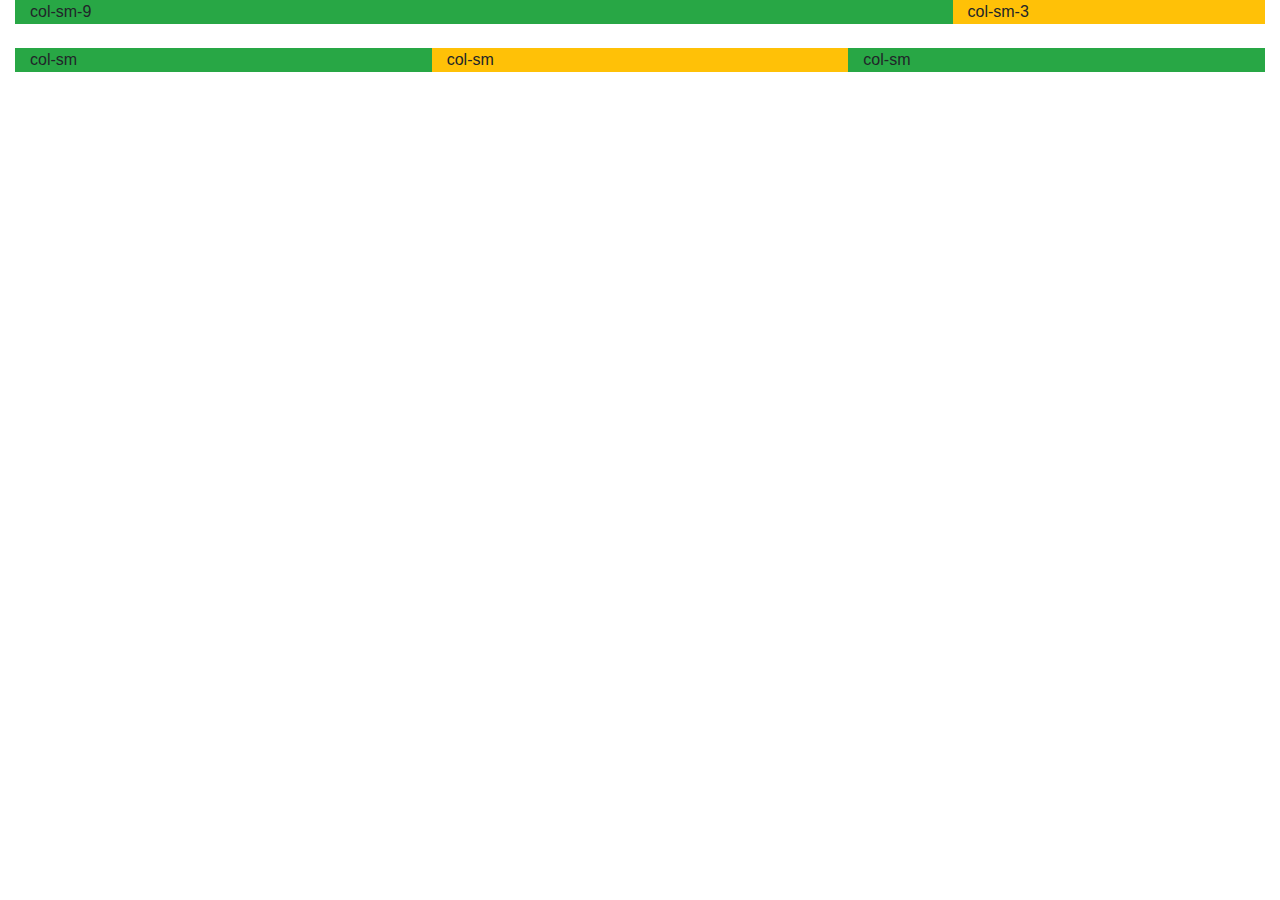
<file: test.html>
<!DOCTYPE html>
<html lang="en">
<head>
  <title>Bootstrap Example</title>
  <meta charset="utf-8">
  <meta name="viewport" content="width=device-width, initial-scale=1">
  <link rel="stylesheet" href="https://maxcdn.bootstrapcdn.com/bootstrap/4.5.2/css/bootstrap.min.css">
</head>
<body>

<div class="container-fluid">     
  <div class="container-fluid">     
    <div class="row">
      <div class="col-sm-9 bg-success">col-sm-9</div>
      <div class="col-sm-3 bg-warning">col-sm-3</div>
    </div>
  </div>
  <br>    
  <div class="container-fluid">     
    <div class="row">
      <div class="col-sm bg-success">col-sm</div>
      <div class="col-sm bg-warning">col-sm</div>
      <div class="col-sm bg-success">col-sm</div>
    </div>
  </div>
</div>
    
</body>
</html>
</file>
<file: css/global.css>
/*
Template Name:Football
File: Layout CSS
Author: Templates On Web
Author URI: http://templateonweb.com/
Licence: <a href="http://www.templateonweb.com/terms.php?v=content&contentid=152">Website Template Licence</a>
*/
body{
font-family: 'Viga', sans-serif;
   }
h1,h2,h3,h4,h5,h6{
padding:0;
margin:0;
color:#000;
}
a{
 color: #333;
 }
a:hover{
text-decoration:none;
color:#c1e729;
}
ul{
padding:0;
margin:0;
list-style:none;
margin-top:10px;
}
li{
  font-size:18px;
   color: #333;
  }
p{
padding:0;
margin:0;
font-size:18px;
margin-top:10px;
color: #333;
}
h1{
font-size:45px;
margin-top:10px;
}
h2{
font-size:36px;
margin-top:10px;
}
h3{
font-size:28px;
margin-top:10px;
}
h4{
font-size:20px;
margin-top:10px;
}
h5{
font-size:16px;
margin-top:10px;
}
h6{
font-size:14px;
margin-top:10px;
}
.space_left{
padding-left:0; 
margin-left:0;
} 
.space_right{
padding-right:0;
margin-right:0; 
} 
.space_all{
padding:0; 
margin:0;
} 
.iw{
   width:100%;
   }
.button{
background:#c1e729;
display:inline-block;
color:#000;
padding:20px 40px;
margin-top:10px;
  }
.button:hover{
color:#fff;
background:#000;
  }
.button i{
margin-left:5px;
  }
  
.button_1{
background:#fff;
display:inline-block;
color:#000;
padding:20px 40px;
margin-top:15px;
  }
.button_1:hover{
color:#000;
background:#c1e729;
  }
.button_1 i{
margin-left:5px;
  }
.border_none{
  border:none!important;
  }
.mgt{
  margin-top:0!important;
  }
.pd{
  padding-top:0;
  }
.mgt1{
  margin-bottom:0!important;
  }
.bold{
 font-weight:bold;
 color:#000; 
  }
.navbar {
 min-height:auto; 
 margin-bottom:0;
 border:none;
}
.mgt_l{
 margin-left:auto;
 margin-right:auto;
 }
.active_tab{
    color:#fff!important;
	border-bottom:3px solid #c1e729;
  }
.col{
color:#fff;  
  }
.col_1{
color:#c1e729; 
  }
.gallery_h hr{
 border-width:5px;
 border-color:#c1e729;
 width:5%;
 margin-bottom:0; 
  }
.gallery_h{
 margin-bottom:40px; 
  }
.gallery_h p{
margin-top:20px;  
  }
/*********************header****************/
.drop_1 li{
 color:#fff;
 }
#header .navbar{
   border:none;
   margin-bottom:0;
   background:none;
   background:black;
   }
#header .navbar-brand {
  font-size:30px;
  color:#fff;
  padding-top:8px;
  padding-bottom: 20px;
  }
#header .navbar-brand i{
margin-right:5px;
color:#e72929;
  }
#header .navbar-brand span{
  color:#e72929;
  }
#header .tag_menu{
  color:#fff;
  padding-left:0; 
  padding-right:0;
  margin-left:15px; 
  margin-right:15px; 
	}
#header .tag_menu:hover{
  color:#fff;
  border-bottom:3px solid #c1e729;
	}
#header .tag_menu:focus{
  color:#fff;
  border-bottom:3px solid #c1e729;
	}

.navbar-default .navbar-nav>.open>a, .navbar-default .navbar-nav>.open>a:hover, .navbar-default .navbar-nav>.open>a:focus{
 background:none; 
  }
#header .drop_1{
  background-color: rgba(0,0,0,0.75);
  min-width: 240px; 
  padding:20px;
  margin-top:5px;
   }
#header .drop_1 a:hover{
background:#c1e729;
color:#000;
   }
#header .drop_1 a{
color:#e1e1e1;
padding-top:10px;
padding-bottom:10px;
   }
#header .drop_1:before {
    border-width: 2px 0 0 2px;
    left: 4px;
    top: 4px;
	border-color: #c1e729;
	content: "";
    border-style: solid;
    height: 30%;
    position: absolute;
    width: 30%;
}
#header .drop_1:after {
    border-width: 0 2px 2px 0;
    bottom: 4px;
    right: 4px;
	border-color: #c1e729;
	content: "";
    border-style: solid;
    height: 30%;
    position: absolute;
    width: 30%;
}

#header .drop_2{
  margin-top:5px;
  background-color: rgba(0,0,0,0.75);
   }
#header .drop_2:before {
    border-width: 2px 0 0 2px;
    left: 4px;
    top: 4px;
	border-color: #c1e729;
	content: "";
    border-style: solid;
    height: 30%;
    position: absolute;
    width: 30%;
}
#header .drop_2:after {
    border-width: 0 2px 2px 0;
    bottom: 4px;
    right: 4px;
	border-color: #c1e729;
	content: "";
    border-style: solid;
    height: 30%;
    position: absolute;
    width: 30%;
}
.drop_2 .btn-primary{
   background:#c1e729;
   border:1px solid #c1e729;
   color:#000;
   }
   
   
 #side_box  #sidebar-wrapper {
    margin-right: -250px;
    right: 0;
    width: 250px;
    background: #fff;
    position: fixed;
    height: 100%;
    overflow-y: auto;
    z-index: 1000;
    transition: all 0.5s ease-in 0s;
    -webkit-transition: all 0.5s ease-in 0s;
    -moz-transition: all 0.5s ease-in 0s;
    -ms-transition: all 0.5s ease-in 0s;
    -o-transition: all 0.5s ease-in 0s;
	padding-bottom:150px;
  }

 #side_box  .sidebar-nav {
    position: absolute;
    top: 0;
    width: 230px;
    list-style: none;
    margin: 0;
    padding: 0;
  }

 #side_box  .sidebar-nav li {
    line-height: 50px;
    text-indent: 20px;
  }
 
 #side_box  .sidebar-nav > .sidebar-brand {
    height: 55px;
    line-height: 55px;
    font-size: 18px;
  }

 #side_box  .sidebar-nav > .sidebar-brand a {
    color: #000;
	font-size:25px;
  }

 #side_box  .sidebar-nav > .sidebar-brand a:hover {
    color: #000;
    background: none;
  }

#side_box   #menu-toggle {
    right:75px;
    position: fixed;
    z-index: 1;
  }

#side_box   #sidebar-wrapper.active {
    right: 250px;
    width: 250px;
    transition: all 0.5s ease-out 0s;
    -webkit-transition: all 0.5s ease-out 0s;
    -moz-transition: all 0.5s ease-out 0s;
    -ms-transition: all 0.5s ease-out 0s;
    -o-transition: all 0.5s ease-out 0s;
  }

 #side_box  .toggle {
    margin: 5px 5px 0 0;
  }
 #side_box  .btn-primary{
   background:none;
   border:none;
   color:#fff;
   }
.wrap_inner{
  margin-top:80px;
  }
.wrap_inner .para_1{
  margin-top:10px;
  padding:10px;
  }

.wrap_inner .top_right p{
  font-size:16px;
  }
.wrap_inner .top_right p a{
  color:#000;
  padding-left:15px;
  }
.wrap_inner .top_right p a:hover{
color:#c1e729;
  }

.wrap_inner_2{
  padding:20px; 
   }
.wrap_inner_2 h3{
  background:#c1e729;
  padding:10px;
  color:#000;
  }
.wrap_inner_2 .form-control{
   margin-top:15px;
   border-radius:0;
   border-top:none;
   border-left:none;
   border-right:none;
   font-size:16px;
   box-shadow:none;
   }
.wrap_inner_2 .form_1{
 height:100px;  
   }

/*********************header_end****************/

/*********************footer****************/
#footer{
padding-top:40px;
padding-bottom:40px;
background:#000;  
  }
  
.footer_1_i h4{
margin-bottom:20px;
 }
.footer_1_i p{
 color:#999;
 }
.footer_1_i h5 i{
margin-right:5px;
 }
.footer_1_i h5 a{
color:#c1e729;
 }
.footer_1_i h5 a:hover{
color:#fff;
 }
.footer_1_i h5 span{
display:block;
margin-top:8px;
 }
.footer_1_ii{
  margin-bottom:20px;
  }
  
.footer_1_i1 h5 a{
color:#999;
 }
.footer_1_i1 h5 a:hover{
color:#c1e729;
 }
.footer_1_i1 h5{
 margin-bottom:20px;
 margin-top:0; 
  }
.footer_1_i1 h5 a i{
margin-right:5px;
font-size:10px;
 }
.footer_1_i1 h4{
margin-bottom:20px;
 }
.footer_1_i2 p{
color:#999;  
  }
  


/* footer social icons */
ul.social-network {
	list-style: none;
	display: inline-block;
	margin-left:0 !important;
	padding: 0;
	margin-top:15px;
}
ul.social-network li {
	display: inline;
	margin: 0 2px;
}


/* footer social icons */
.social-network a.icoRss:hover {
	background-color: #F56505;
}
.social-network a.icoFacebook:hover {
	background-color:#3B5998;
}
.social-network a.icoTwitter:hover {
	background-color:#33ccff;
}
.social-network a.icoGoogle:hover {
	background-color:#BD3518;
}
.social-network a.icoVimeo:hover {
	background-color:#0590B8;
}
.social-network a.icoLinkedin:hover {
	background-color:#007bb7;
}
.social-network a.icoRss:hover i, .social-network a.icoFacebook:hover i, .social-network a.icoTwitter:hover i,
.social-network a.icoGoogle:hover i, .social-network a.icoVimeo:hover i, .social-network a.icoLinkedin:hover i {
	color:#fff;
}
a.socialIcon:hover, .socialHoverClass {
	color:#44BCDD;
}

.social-circle li a {
	display:inline-block;
	position:relative;
	margin:0 auto 0 auto;
	-moz-border-radius:50%;
	-webkit-border-radius:50%;
	border-radius:50%;
	text-align:center;
	width: 40px;
	height: 40px;
	font-size:16px;
}
.social-circle li i {
	margin:0;
	line-height:40px;
	text-align: center;
}

.social-circle li a:hover i, .triggeredHover {
	-moz-transform: rotate(360deg);
	-webkit-transform: rotate(360deg);
	-ms--transform: rotate(360deg);
	transform: rotate(360deg);
	-webkit-transition: all 0.2s;
	-moz-transition: all 0.2s;
	-o-transition: all 0.2s;
	-ms-transition: all 0.2s;
	transition: all 0.2s;
}
.social-circle i {
	color: #000;
	-webkit-transition: all 0.8s;
	-moz-transition: all 0.8s;
	-o-transition: all 0.8s;
	-ms-transition: all 0.8s;
	transition: all 0.8s;
}

.footer_1_i2 ul li a {
 background-color: #c1e729;   
}

.footer_2{
  background:#2c2e2f8c;
  margin-top:20px;
  padding-top:10px;
  padding-bottom:10px;
  }
.footer_2 p a:hover{
 color:#999;
 }
/*********************footer_end****************/

/*********************common****************/
.center_blog{
 margin-top:53px;
 padding-top:40px;
 padding-bottom:35px; 
   }
.center_blog_1r ul li{
  display:inline-block;
  border-right:1px solid #ccc;
  padding-left:10px;
  padding-right:10px;
  }
.center_blog_1r ul li a{
 color:#999;
 }
.center_blog_1r ul li a:hover{
 color:#c1e729; 
 }
 
.center_about_m{
padding-top:150px;
padding-bottom:150px; 
background:#00000087;
  }
/*********************common_end****************/

@media screen and (max-width : 767px){
br{
 display:none;
 }
.space_left{
padding-left:15px; 
} 
.space_right{
padding-right:15px; 
} 
.space_all{
padding-left:15px;
padding-right:15px;
} 
.navbar-collapse{
box-shadow:none; 
max-height:none; 
  }
.navbar .navbar-collapse, .navbar-default .navbar-form {
    border:none;
}
.navbar-toggle{
 background:#c1e729;
 margin-top:9px;
 border:none;
 border-radius:0; 
  }
.navbar-toggle:hover{
 background:#c1e729!important; 
  }
.navbar-toggle:focus{
 background:#c1e729!important; 
  }
.navbar-toggle .icon-bar{
 background:#fff!important; 
  }
  
.navbar {
 position:static;
 text-align:center;
  }
#header .navbar-brand{
 font-size:26px; 
  }
#side_box{
display:none;  
  }
#header .col-sm-12{
  padding-left:0;
  padding-right:0;
  }
.tag_menu  {
font-size:28px;
padding-top:15px!important;
padding-bottom:15px!important;
border-bottom:1px solid #8f9092; 
  }
#header .tag_menu:hover{
border:none;
background:#c1e729;
	}
#header .tag_menu:focus{
border:none;
background:#c1e729;
	}

.active_tab{
background:#c1e729;
border:none;
  }
  
#header .drop_2:before {
   border:none;
}
#header .drop_2:after {
   border:none;
}
#header .drop_1:before {
   border:none;
}
#header .drop_1:after {
   border:none;
} 
#header .drop_2{
 min-width:100%!important;
 padding-left:10px;
 padding-right:10px; 
  }
#header .drop_1 a{
 font-size:22px; 
  }
#footer{
 text-align:center; 
  }
.footer_1_i{
margin-bottom:15px;  
  }
.footer_1_i1 h5{
display:inline-block;
 }
.center_about_m{
 padding-top:60px;
 padding-bottom:60px;
 }
.center_blog{
margin-top:0;
text-align:center;  
  }
.center_blog_1r {
 text-align:center; 
 margin-top:15px;
 }
}
@media (min-width:768px) and (max-width:991px) {
#header .container{
 padding-left:5px;
 padding-right:5px;
 }
#header .col-sm-12{
 padding-left:5px;
 padding-right:5px;
 }
#header .tag_menu{
margin-left:7px;
margin-right:7px; 
font-size:14px;
 }
.navbar-right{
float:left!important; 
 }
#side_box #menu-toggle{
right:0; 
 }
ul.social-network li{
display:inline-block;
margin-bottom:5px; 
 }
 }
 
@media (min-width:992px) and (max-width:1200px) {
#header .container{
 padding-left:5px;
 padding-right:5px;
 }
#header .col-sm-12{
 padding-left:5px;
 padding-right:5px;
 }
.navbar-right{
float:left!important; 
 }
#header .tag_menu{
margin-left:10px;
margin-right:10px; 
 }
ul.social-network li{
display:inline-block;
margin-bottom:5px; 
 }
  }
@media (min-width:1201px) and (max-width:1350px) {
#side_box #menu-toggle{
right:0; 
 }
.article-slide .carousel-indicators li{
width:14.6%!important;
 }
 }

 .icon1 {
  background: url('../img/logo1.jpg');
  height: 32px;
  width: 40px;
  display: inline-block;
}
.icon2{
  background: url('../img/logo2.jpg');
  height: 17px;
  width: 17px;
  display: inline-block;
}

#counting{
  padding-top:50px;
  padding-bottom:50px;  
    }
  .counting_1 span{
    font-size:50px;
    color:#c1e729;
    }
</file>
<file: css/index.css>
/* Indicators list style */
.article-slide .carousel-indicators {
    bottom: 0;
    left: 0;
    margin-left: 75px;
    width: 90%;
}
/* Logo icon */


/* Indicators list style */
.article-slide .carousel-indicators li {
    border: medium none;
    border-radius: 0;
    float: left;
    height: 150px;
    margin-bottom: 5px;
    margin-left: 0;
    margin-right: 20px !important;
    margin-top: 0;
    width: 15%;
}
/* Indicators images style */
.article-slide .carousel-indicators img {
    border: 5px solid #FFFFFF;
    float: left;
    height: 150px;
    left: 0;
    width: 100%;
}
/* Indicators active image style */
.article-slide .carousel-indicators .active img {
    border: 5px solid #c1e729;
    opacity: 0.7;
}

.center_home_m{
 position:relative; 
  }
.center_home_mi{
text-align:center;
position:absolute;
width:100%;
top:0;
padding-top:11%;
background:#0006;
height:100%;
  }
.center_home_mi h1{
font-size:60px;
color:#fff;  
  }
.center_home_mi p{
color:#eee; 
font-size:18px; 
  }
.center_home_mi h5{
display:inline-block;
margin-left:5px;
margin-right:5px; 
  }
/*********************center_home_end****************/

/*********************review_home****************/
#review_home{
 padding-top:40px;
 padding-bottom:40px; 
  }
.progress{
 height:12px; 
 border-radius:0;
 margin-bottom:0;
 margin-top:10px;
  }
.progress-bar-success{
  background:#c1e729;
  }
.review_home_1li{
 margin-top:15px; 
  }
  
#review_home_l{
 padding-top:40px;
 padding-bottom:70px;
 background:#f4f4f4; 
  }
#review_home_l h5{
display:inline-block;
margin-right:10px; 
 } 
/*********************review_home_end****************/

/*********************achieve****************/
#achieve{
 padding-top:40px;
 padding-bottom:40px;
 background:#f4f4f4; 
  }
.achieve_1mi1 span i{
 font-size:60px;
 }
.achieve_1m{
 position:relative; 
  }
.achieve_1mi1{
 position:absolute;
 top:0; 
 background:#0000008a;
 height:100%;
 padding-top:13%;
 padding-left:10px;
 padding-right:10px;
 display:none;
 width:100%;
  }
.achieve_1m:hover .achieve_1mi1{
display:block;
  }
/*********************achieve_end****************/

/*********************gallery_home****************/
#gallery_home{
padding-top:40px;  
  }
#gallery_home .container{
padding:0;
width:100%;  
  }
#gallery_home .row{
margin:0;
  }
#gallery_home .achieve_1mi1{
 padding-top:30%;
 }
/*********************gallery_home_end****************/

/*********************players****************/
#players{
padding-top:40px;
padding-bottom:40px;  
  }
/*********************players_end****************/

/*********************strategy****************/
#strategy{
 margin-top:-218px; 
 padding-bottom:30px;
  }
.clickable
{
    cursor: pointer;
}
.panel-title{
 font-size:22px;
 font-weight:bold; 
  }
.panel-title i{
margin-right:5px;
  }
.clickable .glyphicon
{
    background: rgba(0, 0, 0, 0.15);
    display: inline-block;
    padding: 4px 12px;
    border-radius: 4px;
}

.panel-heading span
{
    margin-top: -23px;
    font-size: 15px;
    margin-right: -9px;
}
a.clickable { color: inherit; }
a.clickable:hover { text-decoration:none; }

.panel-success{
 border-color:#c1e729;
  }
.panel-success>.panel-heading{
 background: #c1e729; 
 color:#000;
 border-color:#c1e729;
 padding:20px 30px;
  }
.panel-collapsed{
  background:#f4f4f4!important;
  }
.panel-body{
padding-bottom:25px;  
  }
/*********************strategy_end****************/

/*********************league****************/
#league{
 background-image: url(../img/fixedback.png);
 background-attachment:fixed;   
  }
.league_m{
  padding-top:60px;
  padding-bottom:50px;
  background:#000000ad;
  }
.league_1{
 text-align:center;
 }
.league_1 h4{
color:#fff; 
margin-top:20px; 
  }
.league_1 h4 span{
color:#c1e729; 
  }
.league_1 p{
color:#fff;  
  }
/*********************league_end****************/

/*********************counting****************/

/*********************counting_end****************/

/*********************club****************/
#club{
  background:#f4f4f4;
  padding-top:30px;
  padding-bottom:40px;
  }
#club .achieve_1mi1{
 padding-top:22%;
 }
.club_i span{
font-size:20px;
display:block;
margin-top:15px;
}
/*********************club_end****************/

/*********************signup****************/
#signup{
 padding-top:50px;
 padding-bottom:50px; 
  }
.signup_1 .form-control{
height:50px; 
border-radius:0;
font-size:16px; 
  }
.signup_1 .btn{
padding:14px 20px;
border-radius:0;
background:#c1e729;
border-color: #c1e729;
color:#000;
  }
.signup_1 .btn:hover{
 background:#000;
 border-color:#000; 
 color:#fff;
  }
.signup_1 .input-group{
 margin-top:15px;
 width:50%;
 margin-left:auto;
 margin-right:auto; 
  }
/*********************signup_end****************/
@media screen and (max-width : 767px){
.article-slide .carousel-indicators{
margin-left:5px;
width:99%;
  }
.article-slide .carousel-indicators li{
 width:14.9%;
 height:50px; 
 margin-right:5px!important;
  }
.article-slide .carousel-indicators img{
 height:50px;  
  }
.center_home .cont-slider img{
 min-height:400px;
  }
.center_home_mi {
 padding-top:10px;
 padding-left:10px;
 padding-right:10px; 
  }
.center_home_mi h1{
  font-size:35px;
  }
.center_home_mi .button{
 padding: 10px 12px;
 }
.center_home_mi .button_1{
 padding: 10px 12px; 
 }

.review_home_1l h2{
 text-align:center;
  }
.review_home_1l p{
 text-align:center;
  }
.review_home_1l{
margin-top:15px;  
  }
.achieve_1mi img{
min-height:360px; 
 }
#gallery_home .achieve_1mi img{
 min-height:280px;
 }
.players_1i{
margin-bottom:15px; 
 }
 
.review_home_1l .button{
 padding: 8px;
 }
.review_home_1l .button_1{
 padding: 8px; 
 }
#review_home_l h5{
margin-right:5px; 
 }
.review_home_1r{
margin-top:15px; 
 }
.panel-body{
 text-align:center;
 }
.league_1i{
margin-bottom:15px; 
 }
.counting_1{
margin-bottom:10px;
 }
#review_home_l{
 text-align:center; 
  }
.club_i{
margin-bottom:10px;  
  }
.signup_1 .input-group{
width:80%;  
  }
}

@media (min-width:768px) and (max-width:991px) {
.center_home .cont-slider img{
 min-height:600px;
  }
.article-slide .carousel-indicators{
  margin-left:60px;
  width:90%;
  }
.article-slide .carousel-indicators li{
 width:13%;
 }
.achieve_1mi img{
min-height:360px; 
 }
#gallery_home .achieve_1mi img{
 min-height:280px;
 }
#club .achieve_1mi img{
 min-height:200px;
 }
}

 @media (min-width:992px) and (max-width:1200px) {
 .center_home .cont-slider img{
 min-height:600px;
  }
.article-slide .carousel-indicators{
  margin-left:60px;
  width:90%;
  }
.article-slide .carousel-indicators li{
 width:14.2%;
 }
#achieve .achieve_1mi img{
min-height:360px;  
 }
}

@media (min-width:1201px) and (max-width:1350px) {

 }
</file>
<file: css/about.css>
/*
Template Name:Football
File: Layout CSS
Author: Templates On Web
Author URI: http://templateonweb.com/
Licence: <a href="http://www.templateonweb.com/terms.php?v=content&contentid=152">Website Template Licence</a>
*/
/*********************about****************/ 
.center_about{
 margin-top:53px;
 background-image: url(../img/stadium.jpg);
 }

#about_page{
 padding-top:40px;
 padding-bottom:40px; 
  }

.league_m{
  padding-top:50px;
  padding-bottom:40px;
  background:#f4f4f4;
  }
.league_1{
 text-align:center;
 margin-top:20px;
 }
.league_1 h4{
margin-top:20px; 
  }
.league_1 h4 span{
color:#c1e729; 
  }

#story{
 padding-top:40px;
 padding-bottom:40px; 
  }
.story_1 img{
margin-top:20px;  
  }
.contact_ab_1li h5 i{
margin-right:5px;
font-size:22px; 
vertical-align:middle; 
  }
.contact_ab_1li{
margin-top:15px;  
  }
.contact_ab_1l{
padding-top:40px;  
  }
/*********************about_end****************/


@media screen and (max-width : 767px){
.center_about{
 margin-top:0; 
  }
#about_page{
 text-align:center; 
  }
.league_1i {
 margin-bottom:10px;
 }
.story_1 {
 text-align:center;
 }
#contact_ab{
 text-align:center;
 }
.contact_ab_1r {
margin-top:15px; 
 }
}

@media (min-width:768px) and (max-width:991px) {
.contact_ab_1li h5 i{
display:none;
 }
.contact_ab_1li h5{
 font-size:14px; 
  }
 }
 @media (min-width:992px) and (max-width:1200px) {
 .contact_ab_1li h5 i{
display:none;
 }
 }
@media (min-width:1201px) and (max-width:1350px) {

 }

 #about_page{
   background-color: #c9d6c3;
 }
</file>
<file: css/team.css>
/*
Template Name:Football
File: Layout CSS
Author: Templates On Web
Author URI: http://templateonweb.com/
Licence: <a href="http://www.templateonweb.com/terms.php?v=content&contentid=152">Website Template Licence</a>
*/
/*********************team****************/ 
.center_contact{
 margin-top:53px;
 background-image: url(../img/team.png);
 background-position:center;
 }
#team_ab{
 padding-top:40px;
 padding-bottom:40px; 
  }
#players{
padding-top:40px;
padding-bottom:20px; 
background:#f4f4f4; 
  }
.players_1{
margin-bottom:20px;  
  }
/*********************team_end****************/


@media screen and (max-width : 767px){
.center_contact{
 margin-top:0;
 }
#team_ab{
text-align:center; 
 }
.team_ab_1_r {
margin-top:15px; 
 }
.players_1i {
margin-bottom:10px; 
 }
}

@media (min-width:768px) and (max-width:991px) {

 }
 @media (min-width:992px) and (max-width:1200px) {
 

 }
@media (min-width:1201px) and (max-width:1350px) {

 }
</file>
